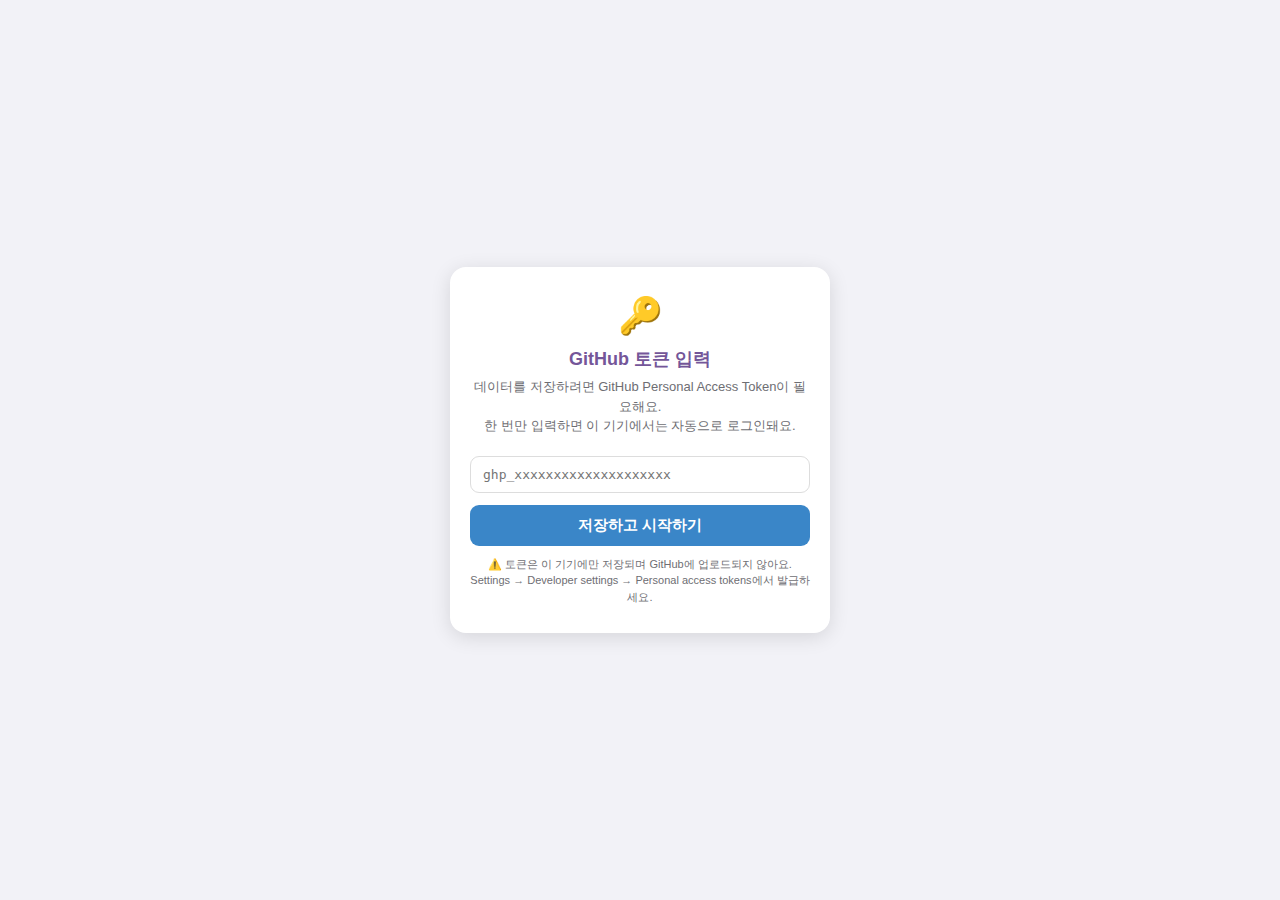
<file: index.html>
<!DOCTYPE html>
<html lang="ko">
<head>
<meta charset="UTF-8">
<meta name="viewport" content="width=device-width, initial-scale=1.0, maximum-scale=1.0, user-scalable=no">
<link rel="icon" type="image/png" href="favicon.png">
<link rel="apple-touch-icon" href="apple-touch-icon.png">
<title>JW Service</title>
<style>
  * { box-sizing: border-box; margin: 0; padding: 0; }

  :root {
    --purple: #745699;
    --purple-dark: #5a3d80;
    --purple-light: #9b7cc0;
    --purple-bg: #745699;
    --purple-card: #745699;
    --gray-bg: #f2f2f7;
    --border: #ddd;
    --text: #1c1c1e;
    --text-sub: #6e6e73;
    --white: #ffffff;
    --red: #e53935;
  }

  body {
    font-family: -apple-system, BlinkMacSystemFont, 'Helvetica Neue', sans-serif;
    background: var(--gray-bg);
    color: var(--text);
    min-height: 100vh;
    overflow-x: hidden;
  }

  /* HEADER */
  .header {
    background: var(--purple-bg);
    padding: 11px 16px 9px;
    text-align: center;
    position: sticky;
    top: 0;
    z-index: 100;
  }
  .header-title {
    display: flex;
    align-items: center;
    justify-content: center;
    gap: 7px;
    color: white;
    font-size: 19px;
    font-weight: 700;
    letter-spacing: -0.3px;
  }
  .header-icon {
    width: 24px;
    height: 24px;
    background: white;
    border-radius: 6px;
    display: flex;
    align-items: center;
    justify-content: center;
    font-size: 12px;
  }
  .header-user {
    color: rgba(255,255,255,0.85);
    font-size: 12px;
    margin-top: 2px;
  }

  /* TABS */
  .tabs {
    display: flex;
    background: white;
    border-bottom: 1px solid var(--border);
  }
  .tab {
    flex: 1;
    padding: 9px 0;
    text-align: center;
    font-size: 14px;
    color: var(--text-sub);
    cursor: pointer;
    border-bottom: 2px solid transparent;
    transition: all 0.2s;
    font-weight: 400;
  }
  .tab.active {
    color: var(--purple);
    border-bottom: 2px solid var(--purple);
    font-weight: 600;
  }

  /* TAB CONTENT */
  .tab-content { display: none; padding: 10px 12px; }
  .tab-content.active { display: block; }

  /* CARDS */
  .card {
    background: white;
    border-radius: 12px;
    padding: 12px;
    margin-bottom: 10px;
    box-shadow: 0 1px 3px rgba(0,0,0,0.08);
  }
  .card-title {
    font-size: 15px;
    font-weight: 700;
    color: var(--purple);
    margin-bottom: 10px;
    display: flex;
    align-items: center;
    gap: 6px;
  }

  /* FORM ELEMENTS */
  label {
    display: block;
    font-size: 13px;
    color: var(--text);
    margin-bottom: 4px;
    margin-top: 8px;
  }
  label:first-child { margin-top: 0; }

  input[type="text"], input[type="date"], select, textarea {
    width: 100%;
    padding: 9px 12px;
    border: 1px solid var(--border);
    border-radius: 9px;
    font-size: 15px;
    color: var(--text);
    background: white;
    -webkit-appearance: none;
    appearance: none;
    outline: none;
    font-family: inherit;
  }
  input[type="date"] {
    text-align: center;
    font-size: 15px;
  }
  select {
    background-image: url("data:image/svg+xml,%3Csvg xmlns='http://www.w3.org/2000/svg' width='12' height='8' viewBox='0 0 12 8'%3E%3Cpath fill='%23666' d='M6 8L0 0h12z'/%3E%3C/svg%3E");
    background-repeat: no-repeat;
    background-position: right 12px center;
    padding-right: 32px;
    cursor: pointer;
  }
  textarea {
    min-height: 70px;
    resize: vertical;
  }

  .row-2 {
    display: grid;
    grid-template-columns: 1fr 1fr;
    gap: 8px;
  }

  /* BUTTONS */
  .btn {
    width: 100%;
    padding: 11px;
    border: none;
    border-radius: 9px;
    font-size: 15px;
    font-weight: 600;
    cursor: pointer;
    margin-top: 10px;
    font-family: inherit;
  }
  .btn-primary { background: #3a86c8; color: white; }
  .btn-primary:active { background: #2a6aa8; }
  .btn-danger { background: var(--red); color: white; }
  .btn-cancel { background: #f2f2f2; color: var(--text); border: 1px solid var(--border); }

  /* STATS CARD (purple) */
  .stats-card {
    background: var(--purple-card);
    border-radius: 12px;
    padding: 14px 12px;
    margin-bottom: 10px;
    color: white;
    text-align: center;
  }
  .stats-card .month-select-row {
    display: flex;
    justify-content: center;
    gap: 10px;
    margin-bottom: 12px;
  }
  .stats-card select {
    background: white;
    color: var(--purple);
    border: 1px solid white;
    border-radius: 8px;
    padding: 6px 12px;
    font-size: 14px;
    font-weight: 600;
    width: auto;
    -webkit-appearance: none;
    appearance: none;
    background-image: none;
    cursor: pointer;
    text-align: center;
  }
  .stats-card select option { background: var(--purple-dark); color: white; }
  .stats-row {
    display: flex;
    justify-content: space-around;
    margin-bottom: 12px;
  }
  .stats-item label { color: rgba(255,255,255,0.8); font-size: 12px; margin: 0 0 2px 0; }
  .stats-item .num { font-size: 44px; font-weight: 700; line-height: 1; }

  /* RADIO LANG */
  .lang-row {
    display: flex;
    justify-content: center;
    gap: 16px;
    margin-bottom: 10px;
  }
  .lang-row label {
    display: flex;
    align-items: center;
    gap: 5px;
    font-size: 13px;
    color: white;
    cursor: pointer;
    margin: 0;
  }
  .lang-row input[type="radio"] {
    width: 16px;
    height: 16px;
    accent-color: #3a86c8;
    cursor: pointer;
  }

  .btn-send {
    background: #ff8c00;
    color: white;
    border: none;
    border-radius: 8px;
    padding: 10px;
    font-size: 15px;
    font-weight: 600;
    width: 100%;
    cursor: pointer;
    font-family: inherit;
  }
  .btn-send:active { background: #eee; }

  /* SERVICE YEAR CARD */
  .year-card {
    background: var(--purple-card);
    border-radius: 12px;
    padding: 18px 16px;
    text-align: center;
    color: white;
  }
  .year-card .year-title { font-size: 16px; font-weight: 700; margin-bottom: 6px; }
  .year-card .year-num { font-size: 52px; font-weight: 800; line-height: 1; margin-bottom: 4px; }
  .year-card .year-sub { font-size: 13px; color: rgba(255,255,255,0.8); }

  /* CALENDAR */
  .cal-header {
    display: flex;
    gap: 10px;
    margin-bottom: 12px;
  }
  .cal-header select {
    flex: 1;
  }
  .cal-grid {
    display: grid;
    grid-template-columns: repeat(7, 1fr);
    gap: 4px;
  }
  .cal-day-label {
    text-align: center;
    font-size: 12px;
    font-weight: 600;
    padding: 4px 0 8px;
    color: var(--text-sub);
  }
  .cal-day-label.sun { color: #e53935; }
  .cal-day-label.sat { color: #1976d2; }

  .cal-day {
    border-radius: 8px;
    aspect-ratio: 1;
    display: flex;
    flex-direction: column;
    align-items: center;
    justify-content: center;
    font-size: 14px;
    font-weight: 500;
    cursor: pointer;
    padding: 2px;
    transition: background 0.15s;
    min-height: 44px;
  }
  .cal-day:active { opacity: 0.7; }
  .cal-day.empty { cursor: default; }
  .cal-day.has-record {
    background: #8d6baa;
    color: white;
    font-weight: 700;
  }
  .cal-day.has-record.today {
    background: var(--purple);
  }
  .cal-day.has-record.today { box-shadow: 0 0 0 2px white, 0 0 0 4px var(--purple); }
  .cal-day.today:not(.has-record) { font-weight: 700; color: var(--purple); }
  .cal-day .day-num { font-size: 13px; line-height: 1; }
  .cal-day .day-info { font-size: 9px; line-height: 1.3; text-align: center; margin-top: 2px; }
  .cal-day.has-record .day-info { color: rgba(255,255,255,0.9); }
  .cal-day .day-study { color: #ffd54f; font-size: 9px; }

  /* REVISIT LIST */
  .revisit-item {
    display: flex;
    align-items: center;
    padding: 13px 0;
    border-bottom: 1px solid #f0f0f0;
    gap: 8px;
  }
  .revisit-item:last-child { border-bottom: none; }
  .revisit-name { flex: 1; font-size: 16px; font-weight: 500; }
  .btn-sm {
    padding: 7px 14px;
    border-radius: 8px;
    font-size: 14px;
    font-weight: 500;
    cursor: pointer;
    border: 1px solid var(--border);
    background: white;
    font-family: inherit;
  }
  .btn-sm.danger { color: var(--red); border-color: #fcc; }
  .btn-sm.primary { color: var(--purple); border-color: #d5b8f0; }

  /* MODAL */
  .modal-backdrop {
    display: none;
    position: fixed;
    inset: 0;
    background: rgba(0,0,0,0.5);
    z-index: 200;
    align-items: center;
    justify-content: center;
    padding: 20px;
  }
  .modal-backdrop.open { display: flex; }
  .modal {
    background: white;
    border-radius: 14px;
    padding: 20px;
    width: 100%;
    max-width: 360px;
    box-shadow: 0 8px 32px rgba(0,0,0,0.25);
  }
  .modal-title {
    font-size: 18px;
    font-weight: 700;
    margin-bottom: 16px;
    display: flex;
    justify-content: space-between;
    align-items: center;
  }
  .modal-close {
    background: none;
    border: none;
    font-size: 20px;
    cursor: pointer;
    color: var(--text-sub);
    line-height: 1;
    padding: 0;
  }
  .modal-btns {
    display: flex;
    gap: 10px;
    margin-top: 16px;
  }
  .modal-btns .btn {
    flex: 1;
    margin-top: 0;
    padding: 12px;
    font-size: 15px;
  }

  /* CHECKBOX */
  .checkbox-row {
    display: flex;
    align-items: center;
    gap: 10px;
    padding: 4px 0;
    cursor: pointer;
    font-size: 15px;
    color: var(--text);
  }
  .checkbox-row input[type="checkbox"] {
    width: 18px;
    height: 18px;
    accent-color: var(--purple);
    cursor: pointer;
  }

  /* MONTHLY SUMMARY */
  .summary-box {
    background: #f8f4ff;
    border-radius: 10px;
    padding: 14px;
    margin-top: 12px;
    text-align: center;
  }
  .summary-box .s-title {
    color: var(--purple);
    font-size: 13px;
    font-weight: 600;
    margin-bottom: 10px;
  }
  .summary-box .s-row {
    display: flex;
    justify-content: space-around;
  }
  .summary-box .s-item label { font-size: 12px; color: var(--text-sub); margin: 0 0 2px; }
  .summary-box .s-item .s-num { font-size: 22px; font-weight: 700; color: var(--purple); }

  .toast {
    position: fixed;
    bottom: 30px;
    left: 50%;
    transform: translateX(-50%) translateY(0);
    background: rgba(0,0,0,0.8);
    color: white;
    padding: 12px 24px;
    border-radius: 24px;
    font-size: 14px;
    font-weight: 500;
    z-index: 999;
    opacity: 0;
    transition: opacity 0.3s;
    white-space: nowrap;
    pointer-events: none;
  }
  .toast.show { opacity: 1; }
  .month-table { width: 100%; border-top: 1px solid rgba(255,255,255,0.2); padding-top: 12px; margin-top: 4px; }
  .month-row { display: flex; align-items: center; padding: 7px 4px; border-bottom: 1px solid rgba(255,255,255,0.1); font-size: 13px; }
  .month-row:last-child { border-bottom: none; }
  .month-label { flex: 1; text-align: left; color: rgba(255,255,255,0.85); }
  .month-val { width: 60px; text-align: center; font-weight: 600; color: white; }
  .month-val.zero { color: rgba(255,255,255,0.35); }
  .col-header { display: flex; padding: 0 4px 8px; font-size: 11px; color: rgba(255,255,255,0.6); }
  .col-header .flex1 { flex: 1; }
  .col-header .w60 { width: 60px; text-align: center; }
  /* TOKEN SETUP SCREEN */
  .token-screen {
    display: none;
    position: fixed;
    inset: 0;
    background: var(--gray-bg);
    z-index: 500;
    align-items: center;
    justify-content: center;
    padding: 24px;
  }
  .token-screen.show { display: flex; }
  .token-box {
    background: white;
    border-radius: 16px;
    padding: 28px 20px;
    width: 100%;
    max-width: 380px;
    box-shadow: 0 4px 20px rgba(0,0,0,0.12);
    text-align: center;
  }
  .token-box .t-icon { font-size: 36px; margin-bottom: 10px; }
  .token-box .t-title {
    font-size: 18px;
    font-weight: 700;
    color: var(--purple);
    margin-bottom: 6px;
  }
  .token-box .t-desc {
    font-size: 13px;
    color: var(--text-sub);
    margin-bottom: 20px;
    line-height: 1.5;
  }
  .token-box input {
    width: 100%;
    padding: 10px 12px;
    border: 1px solid var(--border);
    border-radius: 9px;
    font-size: 13px;
    font-family: monospace;
    margin-bottom: 12px;
    outline: none;
  }
  .token-box input:focus { border-color: var(--purple); }
  .token-box .t-note {
    font-size: 11px;
    color: var(--text-sub);
    margin-top: 10px;
    line-height: 1.5;
  }
  .header { position: relative; }
  .header-reset {
    position: absolute;
    right: 12px;
    top: 50%;
    transform: translateY(-50%);
    background: #ef5350;
    border: none;
    border-radius: 6px;
    color: white;
    font-size: 11px;
    padding: 4px 8px;
    cursor: pointer;
    font-family: inherit;
  }
</style>
</head>
<body>

<!-- TOKEN SETUP SCREEN -->
<div class="token-screen" id="tokenScreen">
  <div class="token-box">
    <div class="t-icon">🔑</div>
    <div class="t-title">GitHub 토큰 입력</div>
    <div class="t-desc">데이터를 저장하려면 GitHub Personal Access Token이 필요해요.<br>한 번만 입력하면 이 기기에서는 자동으로 로그인돼요.</div>
    <input type="password" id="tokenInput" placeholder="ghp_xxxxxxxxxxxxxxxxxxxx">
    <button class="btn btn-primary" style="margin-top:0" onclick="saveToken()">저장하고 시작하기</button>
    <div class="t-note">⚠️ 토큰은 이 기기에만 저장되며 GitHub에 업로드되지 않아요.<br>Settings → Developer settings → Personal access tokens에서 발급하세요.</div>
  </div>
</div>

<!-- HEADER -->
<div class="header">
  <div class="header-title">
    <div class="header-icon"><img src="apple-touch-icon.png" style="width:24px;height:24px;border-radius:6px;display:block;"></div>
    JW Service
  </div>
  <div class="header-user" id="headerUser">로딩 중...</div>
  <button class="header-reset" onclick="resetToken()">로그아웃</button>
</div>

<!-- TABS -->
<div class="tabs">
  <div class="tab active" onclick="switchTab('home')">홈</div>
  <div class="tab" onclick="switchTab('calendar')">캘린더</div>
  <div class="tab" onclick="switchTab('revisit')">재방문 기록</div>
</div>

<!-- ===== HOME TAB ===== -->
<div id="tab-home" class="tab-content active">

  <!-- 오늘의 봉사 기록 -->
  <div class="card">
    <div class="card-title">📝 오늘의 봉사 기록</div>
    <label>날짜</label>
    <input type="date" id="recordDate">

    <label>봉사 시간</label>
    <div class="row-2">
      <select id="recordHour">
        <script>for(let i=0;i<=23;i++) document.write(`<option value="${i}">${i}시간</option>`);</script>
      </select>
      <select id="recordMin">
        <script>for(let i=0;i<12;i++) document.write(`<option value="${i*5}">${i*5}분</option>`);</script>
      </select>
    </div>

    <label>성서 연구</label>
    <select id="recordStudy">
      <option value="">선택하세요</option>
      <script>for(let i=1;i<=20;i++) document.write(`<option value="${i}">${i}건</option>`);</script>
    </select>

    <button class="btn btn-primary" onclick="saveRecord()">봉사 기록 저장</button>
  </div>

  <!-- 월 통계 + 전송 -->
  <div class="stats-card">
    <div class="month-select-row">
      <button onclick="changeStatsMonth(-1)" style="background:rgba(255,255,255,0.2);border:none;color:white;font-size:18px;border-radius:8px;width:32px;height:32px;cursor:pointer;">‹</button>
      <select id="statsYear" onchange="renderStats()"></select>
      <select id="statsMonth" onchange="renderStats()"></select>
      <button onclick="changeStatsMonth(1)" style="background:rgba(255,255,255,0.2);border:none;color:white;font-size:18px;border-radius:8px;width:32px;height:32px;cursor:pointer;">›</button>
    </div>
    <div class="stats-row">
      <div class="stats-item">
        <label>시간</label>
        <div class="num" id="statHours">0</div>
      </div>
      <div class="stats-item">
        <label>성서 연구</label>
        <div class="num" id="statStudy">0</div>
      </div>
    </div>
    <div class="lang-row">
      <label><input type="radio" name="lang" value="id" checked> Indonesia</label>
      <label><input type="radio" name="lang" value="en"> English</label>
      <label><input type="radio" name="lang" value="ko"> 한국어</label>
    </div>
    <button class="btn-send" onclick="sendReport()">전송</button>
  </div>

  <!-- 봉사 연도 -->
  <div class="year-card">
    <div style="display:flex;align-items:center;justify-content:center;gap:16px;">
      <button onclick="changeServiceYear(-1)" style="background:rgba(255,255,255,0.2);border:none;color:white;font-size:18px;border-radius:8px;width:32px;height:32px;cursor:pointer;">‹</button>
      <div class="year-title" id="serviceYearTitle">2026 봉사 연도</div>
      <button onclick="changeServiceYear(1)" style="background:rgba(255,255,255,0.2);border:none;color:white;font-size:18px;border-radius:8px;width:32px;height:32px;cursor:pointer;">›</button>
    </div>
    <div class="year-num" id="serviceYearHours">0</div>
    <div class="year-sub">총 봉사 시간</div>

    <div class="month-table" id="yearMonthTable"></div>
  </div>
</div>

<!-- ===== CALENDAR TAB ===== -->
<div id="tab-calendar" class="tab-content">

  <div class="card">
    <div class="card-title">📅 달력</div>
    <div class="cal-header">
      <select id="calYear" onchange="renderCalendar()"></select>
      <select id="calMonth" onchange="renderCalendar()"></select>
    </div>
    <div class="cal-grid" id="calGrid"></div>
  </div>

  <div class="card">
    <div class="card-title">📊 월별 기록 조회</div>
    <label>년도</label>
    <select id="summaryYear"></select>
    <label>월</label>
    <select id="summaryMonth"></select>
    <button class="btn btn-primary" onclick="showMonthlySummary()">월별 요약 보기</button>
    <div id="summaryResult" style="display:none" class="summary-box">
      <div class="s-title" id="summaryTitle"></div>
      <div class="s-row">
        <div class="s-item">
          <label>총 봉사 시간</label>
          <div class="s-num" id="summaryHours">0</div>
        </div>
        <div class="s-item">
          <label>총 성서 연구</label>
          <div class="s-num" id="summaryStudy">0</div>
        </div>
      </div>
    </div>
  </div>
</div>

<!-- ===== REVISIT TAB ===== -->
<div id="tab-revisit" class="tab-content">

  <div class="card">
    <div class="card-title">+ 재방문 정보 입력</div>
    <label>이름</label>
    <input type="text" id="rvName" placeholder="이름을 입력하세요">
    <label>메모</label>
    <textarea id="rvMemo" placeholder="메모를 입력하세요"></textarea>
    <label class="checkbox-row" style="margin-top:12px">
      <input type="checkbox" id="rvStudy"> 성서 연구
    </label>
    <button class="btn btn-primary" onclick="saveRevisit()">재방문 정보 저장</button>
  </div>

  <div class="card">
    <div class="card-title">📋 재방문 목록</div>
    <div id="revisitList"></div>
  </div>
</div>

<!-- EDIT RECORD MODAL -->
<div class="modal-backdrop" id="editRecordModal">
  <div class="modal">
    <div class="modal-title">
      봉사 기록 수정
      <button class="modal-close" onclick="closeModal('editRecordModal')">×</button>
    </div>
    <label>날짜</label>
    <input type="date" id="editDate" readonly style="background:#f5f5f5;color:#999">
    <label>봉사 시간</label>
    <div class="row-2">
      <select id="editHour">
        <script>for(let i=0;i<=23;i++) document.write(`<option value="${i}">${i}시간</option>`);</script>
      </select>
      <select id="editMin">
        <script>for(let i=0;i<12;i++) document.write(`<option value="${i*5}">${i*5}분</option>`);</script>
      </select>
    </div>
    <label>성서 연구</label>
    <select id="editStudy">
      <option value="">선택하세요</option>
      <script>for(let i=1;i<=20;i++) document.write(`<option value="${i}">${i}건</option>`);</script>
    </select>
    <div class="modal-btns">
      <button class="btn btn-cancel" onclick="closeModal('editRecordModal')">취소</button>
      <button class="btn btn-primary" onclick="updateRecord()">저장</button>
      <button class="btn btn-danger" onclick="deleteRecord()">삭제</button>
    </div>
  </div>
</div>

<!-- EDIT REVISIT MODAL -->
<div class="modal-backdrop" id="editRevisitModal">
  <div class="modal">
    <div class="modal-title">
      재방문 정보 메모
      <button class="modal-close" onclick="closeModal('editRevisitModal')">×</button>
    </div>
    <label>이름</label>
    <input type="text" id="editRvName">
    <label>메모</label>
    <textarea id="editRvMemo"></textarea>
    <label class="checkbox-row" style="margin-top:12px">
      <input type="checkbox" id="editRvStudy"> 성서 연구
    </label>
    <div class="modal-btns">
      <button class="btn btn-cancel" onclick="closeModal('editRevisitModal')">취소</button>
      <button class="btn btn-primary" onclick="updateRevisit()">저장</button>
      <button class="btn btn-danger" onclick="deleteRevisit()">삭제</button>
    </div>
  </div>
</div>
<!-- SCROLL BUTTONS -->
<div style="position:fixed;right:16px;bottom:90px;display:flex;flex-direction:column;gap:8px;z-index:300;">
  <button onclick="window.scrollTo({top:0,behavior:'smooth'})" style="background:rgba(0,0,0,0.4);border:none;color:white;width:40px;height:40px;border-radius:8px;font-size:18px;cursor:pointer;">↑</button>
  <button onclick="window.scrollTo({top:document.body.scrollHeight,behavior:'smooth'})" style="background:rgba(0,0,0,0.4);border:none;color:white;width:40px;height:40px;border-radius:8px;font-size:18px;cursor:pointer;">↓</button>
</div>
<!-- TOAST -->
<div class="toast" id="toast"></div>

<script>
// ============================================================
// CONFIG — 토큰은 코드에 없음. localStorage에서 불러옴
// ============================================================
const CONFIG = {
  owner: 'corin1922',  // ← 본인 GitHub 아이디로 변경
  repo: 'Service-report',
  branch: 'main',
  users: {
    user1: { username: 'Hyeonsoo Kim' },  // ← 실제 이름으로 변경
    user2: { username: 'Kyeongeun Jo' }       // ← 실제 이름으로 변경
  }
};

// ============================================================
// 현재 사용자 결정 (URL 파라미터 ?user=user1 or user2)
// ============================================================
const urlParams = new URLSearchParams(window.location.search);
const currentUser = (['user1','user2'].includes(urlParams.get('user')))
  ? urlParams.get('user')
  : 'user1';

const USERNAME = CONFIG.users[currentUser].username;

// 사용자별 데이터 경로 (GitHub)
const RECORDS_PATH = `data/${currentUser}_records.json`;
const REVISIT_PATH = `data/${currentUser}_revisit.json`;

// 사용자별 localStorage 키
const RECORDS_KEY = `jw_records_${currentUser}`;
const REVISIT_KEY = `jw_revisit_${currentUser}`;
const TOKEN_KEY   = 'jw_github_token';

// 토큰은 localStorage에서 불러옴 (코드에 없음)
function getToken() { return localStorage.getItem(TOKEN_KEY) || ''; }
function saveToken() {
  const val = document.getElementById('tokenInput').value.trim();
  if (!val.startsWith('ghp_') && !val.startsWith('github_pat_')) {
    showToast('⚠️ 올바른 토큰 형식이 아니에요 (ghp_ 로 시작해야 해요)');
    return;
  }
  localStorage.setItem(TOKEN_KEY, val);
  document.getElementById('tokenScreen').classList.remove('show');
  showToast('토큰이 저장되었습니다. 데이터를 불러오는 중...');
  initApp();
}
function resetToken() {
  if (!confirm('로그아웃을 하면 토큰을 다시 입력해야 합니다. 계속할까요?')) return;
  localStorage.removeItem(TOKEN_KEY);
  document.getElementById('tokenInput').value = '';
  document.getElementById('tokenScreen').classList.add('show');
}

// ============================================================
// DATA
// ============================================================
let serviceRecords = {};
let revisitData = [];

function loadLocal() {
  try {
    serviceRecords = JSON.parse(localStorage.getItem(RECORDS_KEY) || '{}');
    revisitData    = JSON.parse(localStorage.getItem(REVISIT_KEY)  || '[]');
  } catch(e) {
    serviceRecords = {};
    revisitData = [];
  }
}
function saveLocal() {
  localStorage.setItem(RECORDS_KEY, JSON.stringify(serviceRecords));
  localStorage.setItem(REVISIT_KEY,  JSON.stringify(revisitData));
}

// ============================================================
// GITHUB API
// ============================================================
async function githubGet(path) {
  const token = getToken();
  if (!token) return null;
  try {
    const r = await fetch(`https://api.github.com/repos/${CONFIG.owner}/${CONFIG.repo}/contents/${path}`, {
      headers: { Authorization: `token ${token}`, Accept: 'application/vnd.github.v3+json' }
    });
    if (!r.ok) return null;
    const d = await r.json();
    return { content: JSON.parse(atob(d.content)), sha: d.sha };
  } catch(e) { return null; }
}
async function githubPut(path, content, sha) {
  const token = getToken();
  if (!token) return;
  const body = { message: `update ${path}`, content: btoa(unescape(encodeURIComponent(JSON.stringify(content, null, 2)))), branch: CONFIG.branch };
  if (sha) body.sha = sha;
  await fetch(`https://api.github.com/repos/${CONFIG.owner}/${CONFIG.repo}/contents/${path}`, {
    method: 'PUT', headers: { Authorization: `token ${token}`, 'Content-Type': 'application/json' },
    body: JSON.stringify(body)
  });
}
let recordsSha = null, revisitSha = null;
async function loadFromGitHub() {
  const rec = await githubGet(RECORDS_PATH);
  if (rec) { serviceRecords = rec.content; recordsSha = rec.sha; }
  const rv  = await githubGet(REVISIT_PATH);
  if (rv)  { revisitData   = rv.content;  revisitSha  = rv.sha; }
}
async function saveToGitHub() {
  const recResult = await githubGet(RECORDS_PATH);
  recordsSha = recResult ? recResult.sha : null;
  await githubPut(RECORDS_PATH, serviceRecords, recordsSha);
  const rvResult = await githubGet(REVISIT_PATH);
  revisitSha = rvResult ? rvResult.sha : null;
  await githubPut(REVISIT_PATH, revisitData, revisitSha);
}

// ============================================================
// UTILS
// ============================================================
function today() {
  const d = new Date();
  return `${d.getFullYear()}-${String(d.getMonth()+1).padStart(2,'0')}-${String(d.getDate()).padStart(2,'0')}`;
}
function showToast(msg) {
  const t = document.getElementById('toast');
  t.textContent = msg;
  t.classList.add('show');
  setTimeout(() => t.classList.remove('show'), 2500);
}
function openModal(id) { document.getElementById(id).classList.add('open'); }
function closeModal(id) { document.getElementById(id).classList.remove('open'); }

function getServiceYear(date) {
  const d = date || new Date();
  const m = d.getMonth() + 1; // 1-based
  const y = d.getFullYear();
  return m >= 9 ? y + 1 : y;
}

function monthName(m, lang) {
  const ko = ['1월','2월','3월','4월','5월','6월','7월','8월','9월','10월','11월','12월'];
  const en = ['January','February','March','April','May','June','July','August','September','October','November','December'];
  const id = ['Januari','Februari','Maret','April','Mei','Juni','Juli','Agustus','September','Oktober','November','Desember'];
  if (lang === 'en') return en[m-1];
  if (lang === 'id') return id[m-1];
  return ko[m-1];
}

// ============================================================
// INIT
// ============================================================
async function init() {
  document.getElementById('headerUser').textContent = USERNAME + '님';

  // 토큰 없으면 입력 화면 표시
  if (!getToken()) {
    document.getElementById('tokenScreen').classList.add('show');
    return;
  }
  await initApp();
}

async function initApp() {
  document.getElementById('headerUser').textContent = USERNAME + '님';
  loadLocal();
  initSelects();
  setDefaultDate();

  // GitHub에서 데이터 불러오기
  await loadFromGitHub();
  saveLocal();

  renderStats();
  renderServiceYear();
  renderCalendar();
  renderRevisitList();
}
 
function changeStatsMonth(dir) {
  const ySel = document.getElementById('statsYear');
  const mSel = document.getElementById('statsMonth');
  let y = parseInt(ySel.value);
  let m = parseInt(mSel.value) + dir;
  if (m < 1) { m = 12; y--; }
  if (m > 12) { m = 1; y++; }
  ySel.value = y;
  mSel.value = m;
  renderStats();
}
let currentServiceYear = getServiceYear(new Date());

function changeServiceYear(dir) {
  currentServiceYear += dir;
  renderServiceYear();
}
function initSelects() {
  const now = new Date();
  const cy = now.getFullYear();
  const cm = now.getMonth() + 1;

  // statsYear, calYear, summaryYear
  ['statsYear','calYear','summaryYear'].forEach(id => {
    const sel = document.getElementById(id);
    sel.innerHTML = '';
    for (let y = cy - 3; y <= cy + 1; y++) {
      sel.innerHTML += `<option value="${y}" ${y===cy?'selected':''}>${y}년</option>`;
    }
  });

  // statsMonth, calMonth, summaryMonth
  ['statsMonth','calMonth','summaryMonth'].forEach(id => {
    const sel = document.getElementById(id);
    sel.innerHTML = '';
    for (let m = 1; m <= 12; m++) {
      sel.innerHTML += `<option value="${m}" ${m===cm?'selected':''}>${m}월</option>`;
    }
  });
}

function setDefaultDate() {
  document.getElementById('recordDate').value = today();
}

// ============================================================
// TAB SWITCH
// ============================================================
function switchTab(name) {
  document.querySelectorAll('.tab').forEach((t,i) => {
    t.classList.toggle('active', ['home','calendar','revisit'][i] === name);
  });
  document.querySelectorAll('.tab-content').forEach(c => c.classList.remove('active'));
  document.getElementById('tab-' + name).classList.add('active');
}

// ============================================================
// HOME — SAVE RECORD
// ============================================================
async function saveRecord() {
  const date  = document.getElementById('recordDate').value;
  const hours = parseInt(document.getElementById('recordHour').value);
  const mins  = parseInt(document.getElementById('recordMin').value);
  const study = document.getElementById('recordStudy').value;

  if (!date) { showToast('날짜를 선택해주세요'); return; }
  if (hours === 0 && mins === 0) { showToast('봉사 시간을 입력해주세요'); return; }

  serviceRecords[date] = { hours, minutes: mins, study: study ? parseInt(study) : 0 };
  saveLocal();
  await saveToGitHub();

  // reset
  document.getElementById('recordHour').value  = '0';
  document.getElementById('recordMin').value   = '0';
  document.getElementById('recordStudy').value = '';
  document.getElementById('recordDate').value  = today();

  renderStats();
  renderServiceYear();
  renderCalendar();
  showToast('봉사 기록이 저장되었습니다');
}

// ============================================================
// HOME — STATS
// ============================================================
function renderStats() {
  const y = parseInt(document.getElementById('statsYear').value);
  const m = parseInt(document.getElementById('statsMonth').value);
  const { totalHours, totalRemMins, totalStudy } = getMonthTotals(y, m);
  const display = totalRemMins > 0 ? `${totalHours}h ${totalRemMins}m` : `${totalHours}`;
  document.getElementById('statHours').textContent = display;
  document.getElementById('statStudy').textContent = totalStudy;
}

function getMonthTotals(y, m) {
  let totalMins = 0, totalStudy = 0;
  Object.entries(serviceRecords).forEach(([date, rec]) => {
    const d = new Date(date);
    if (d.getFullYear() === y && d.getMonth() + 1 === m) {
      totalMins  += (rec.hours || 0) * 60 + (rec.minutes || 0);
      totalStudy += rec.study || 0;
    }
  });
  return { totalHours: Math.floor(totalMins / 60), totalRemMins: totalMins % 60, totalMins, totalStudy };
}

// ============================================================
// HOME — SEND REPORT
// ============================================================
function sendReport() {
  const y = parseInt(document.getElementById('statsYear').value);
  const m = parseInt(document.getElementById('statsMonth').value);
  const lang = document.querySelector('input[name="lang"]:checked').value;
  const { totalHours, totalStudy } = getMonthTotals(y, m);

  let text = '';
  if (lang === 'ko') {
    text = `${y}년 ${m}월 야외 봉사 보고\n\n${USERNAME}\n성서 연구: ${totalStudy}\n시간: ${totalHours}\n비고: -`;
  } else if (lang === 'en') {
    text = `FIELD SERVICE REPORT ${monthName(m,'en')} ${y}\n\n${USERNAME}\nBible studies: ${totalStudy}\nHours: ${totalHours}\nComments: -`;
  } else {
    text = `LAPORAN DINAS LAPANGAN ${monthName(m,'id')} ${y}\n\n${USERNAME}\nPelajaran Alkitab: ${totalStudy}\nJam: ${totalHours}\nKeterangan: -`;
  }

  navigator.clipboard.writeText(text).then(() => {
    showToast('클립보드에 복사되었습니다');
  }).catch(() => {
    showToast('복사 실패 — 브라우저 권한을 확인하세요');
  });
}

// ============================================================
// HOME — SERVICE YEAR
// ============================================================
function renderServiceYear() {
  const sy = currentServiceYear;
  const startYear = sy - 1;
  const start = new Date(startYear, 8, 1);
  const end = new Date(sy, 7, 31);

  let totalMins = 0;
  Object.entries(serviceRecords).forEach(([date, rec]) => {
    const d = new Date(date);
    if (d >= start && d <= end) {
      totalMins += (rec.hours || 0) * 60 + (rec.minutes || 0);
    }
  });

  document.getElementById('serviceYearTitle').textContent = `${sy} 봉사 연도`;
  document.getElementById('serviceYearHours').textContent = Math.floor(totalMins / 60);

  // 월별 테이블
  const months = [];
  for (let i = 0; i < 12; i++) {
    const y = i < 4 ? startYear : sy;
    const m = i < 4 ? 9 + i : i - 3;
    months.push({ y, m });
  }

  let html = `<div class="col-header"><div class="flex1"></div><div class="w60">시간</div><div class="w60">성서연구</div></div>`;
  months.forEach(({ y, m }) => {
    const { totalHours, totalRemMins, totalStudy } = getMonthTotals(y, m);
    const timeStr = totalRemMins > 0 ? `${totalHours}h ${totalRemMins}m` : `${totalHours}`;
    const zeroH = totalHours === 0 && totalRemMins === 0 ? 'zero' : '';
    const zeroS = totalStudy === 0 ? 'zero' : '';
    html += `<div class="month-row">
      <div class="month-label">${y}년 ${m}월</div>
      <div class="month-val ${zeroH}">${timeStr}</div>
      <div class="month-val ${zeroS}">${totalStudy}</div>
    </div>`;
  });

  document.getElementById('yearMonthTable').innerHTML = html;
}

// ============================================================
// CALENDAR
// ============================================================
function renderCalendar() {
  const y = parseInt(document.getElementById('calYear').value);
  const m = parseInt(document.getElementById('calMonth').value);
  const grid = document.getElementById('calGrid');

  const todayStr = today();
  const firstDay = new Date(y, m - 1, 1).getDay(); // 0=Sun
  const daysInMonth = new Date(y, m, 0).getDate();

  let html = '';
  // Day labels
  ['일','월','화','수','목','금','토'].forEach((d,i) => {
    const cls = i===0?'sun':i===6?'sat':'';
    html += `<div class="cal-day-label ${cls}">${d}</div>`;
  });

  // Empty cells
  for (let i = 0; i < firstDay; i++) {
    html += `<div class="cal-day empty"></div>`;
  }

  for (let d = 1; d <= daysInMonth; d++) {
    const dateStr = `${y}-${String(m).padStart(2,'0')}-${String(d).padStart(2,'0')}`;
    const rec = serviceRecords[dateStr];
    const isToday = dateStr === todayStr;
    const hasRec = !!rec;

    let infoHtml = '';
    if (rec) {
      const hStr = `${rec.hours}h ${rec.minutes}m`;
      infoHtml = `<div class="day-info">${hStr}`;
      if (rec.study > 0) infoHtml += `<br><span class="day-study">${rec.study}s</span>`;
      infoHtml += `</div>`;
    }

    html += `<div class="cal-day ${hasRec?'has-record':''} ${isToday?'today':''}" 
              onclick="openEditRecord('${dateStr}')">
              <div class="day-num">${d}</div>
              ${infoHtml}
             </div>`;
  }

  grid.innerHTML = html;
}

// ============================================================
// CALENDAR — EDIT RECORD MODAL
// ============================================================
let editingDate = null;

function openEditRecord(dateStr) {
  editingDate = dateStr;
  const rec = serviceRecords[dateStr] || { hours: 0, minutes: 0, study: 0 };

  document.getElementById('editDate').value  = dateStr;
  document.getElementById('editHour').value  = rec.hours || 0;
  document.getElementById('editMin').value   = rec.minutes || 0;
  document.getElementById('editStudy').value = rec.study   || '';

  openModal('editRecordModal');
}

async function updateRecord() {
  const hours = parseInt(document.getElementById('editHour').value);
  const mins  = parseInt(document.getElementById('editMin').value);
  const study = document.getElementById('editStudy').value;

  serviceRecords[editingDate] = { hours, minutes: mins, study: study ? parseInt(study) : 0 };
  saveLocal();
  await saveToGitHub();

  closeModal('editRecordModal');
  renderCalendar();
  renderStats();
  renderServiceYear();
  showToast('수정되었습니다');
}

async function deleteRecord() {
  if (!confirm('이 기록을 삭제하시겠습니까?')) return;
  delete serviceRecords[editingDate];
  saveLocal();
  await saveToGitHub();

  closeModal('editRecordModal');
  renderCalendar();
  renderStats();
  renderServiceYear();
  showToast('삭제되었습니다');
}

// ============================================================
// CALENDAR — MONTHLY SUMMARY
// ============================================================
function showMonthlySummary() {
  const y = parseInt(document.getElementById('summaryYear').value);
  const m = parseInt(document.getElementById('summaryMonth').value);
  const { totalHours, totalRemMins, totalStudy } = getMonthTotals(y, m);
  const display = totalRemMins > 0 ? `${totalHours}h ${totalRemMins}m` : `${totalHours}`;

  document.getElementById('summaryTitle').textContent = `${y}년 ${m}월 통계`;
  document.getElementById('summaryHours').textContent = display;
  document.getElementById('summaryStudy').textContent = totalStudy;
  document.getElementById('summaryResult').style.display = 'block';
}

// ============================================================
// REVISIT
// ============================================================
function renderRevisitList() {
  const list = document.getElementById('revisitList');
  if (!revisitData.length) {
    list.innerHTML = '<div style="color:#999;font-size:14px;text-align:center;padding:20px 0">재방문 기록이 없습니다</div>';
    return;
  }

  // Sort: alphabet (English/Korean mixed)
  const sorted = [...revisitData].sort((a, b) => a.name.localeCompare(b.name, ['ko','en']));

  list.innerHTML = sorted.map(rv => {
    const icon = rv.study ? '📖 ' : '';
    return `<div class="revisit-item">
      <div class="revisit-name">${icon}${rv.name}</div>
      <button class="btn-sm primary" onclick="openEditRevisit('${rv.id}')">메모</button>
      <button class="btn-sm danger" onclick="confirmDeleteRevisit('${rv.id}')">삭제</button>
    </div>`;
  }).join('');
}

async function saveRevisit() {
  const name  = document.getElementById('rvName').value.trim();
  const memo  = document.getElementById('rvMemo').value.trim();
  const study = document.getElementById('rvStudy').checked;

  if (!name) { showToast('이름을 입력해주세요'); return; }

  revisitData.push({ id: Date.now().toString(), name, memo, study });
  saveLocal();
  await saveToGitHub();

  document.getElementById('rvName').value  = '';
  document.getElementById('rvMemo').value  = '';
  document.getElementById('rvStudy').checked = false;

  renderRevisitList();
  showToast('재방문 정보가 저장되었습니다');
}

let editingRevisitId = null;

function openEditRevisit(id) {
  const rv = revisitData.find(r => r.id === id);
  if (!rv) return;
  editingRevisitId = id;
  document.getElementById('editRvName').value     = rv.name;
  document.getElementById('editRvMemo').value     = rv.memo || '';
  document.getElementById('editRvStudy').checked  = rv.study || false;
  openModal('editRevisitModal');
}

async function updateRevisit() {
  const idx = revisitData.findIndex(r => r.id === editingRevisitId);
  if (idx === -1) return;

  revisitData[idx] = {
    ...revisitData[idx],
    name:  document.getElementById('editRvName').value.trim(),
    memo:  document.getElementById('editRvMemo').value.trim(),
    study: document.getElementById('editRvStudy').checked
  };
  saveLocal();
  await saveToGitHub();

  closeModal('editRevisitModal');
  renderRevisitList();
  showToast('수정되었습니다');
}

async function deleteRevisit() {
  if (!confirm('이 재방문 정보를 삭제하시겠습니까?')) return;
  revisitData = revisitData.filter(r => r.id !== editingRevisitId);
  saveLocal();
  await saveToGitHub();

  closeModal('editRevisitModal');
  renderRevisitList();
  showToast('삭제되었습니다');
}

async function confirmDeleteRevisit(id) {
  if (!confirm('이 재방문 정보를 삭제하시겠습니까?')) return;
  revisitData = revisitData.filter(r => r.id !== id);
  saveLocal();
  await saveToGitHub();
  renderRevisitList();
  showToast('삭제되었습니다');
}

// Close modals on backdrop click
document.querySelectorAll('.modal-backdrop').forEach(bd => {
  bd.addEventListener('click', e => { if (e.target === bd) bd.classList.remove('open'); });
});

// ============================================================
// START
// ============================================================
init();
</script>
</body>
</html>
</file>
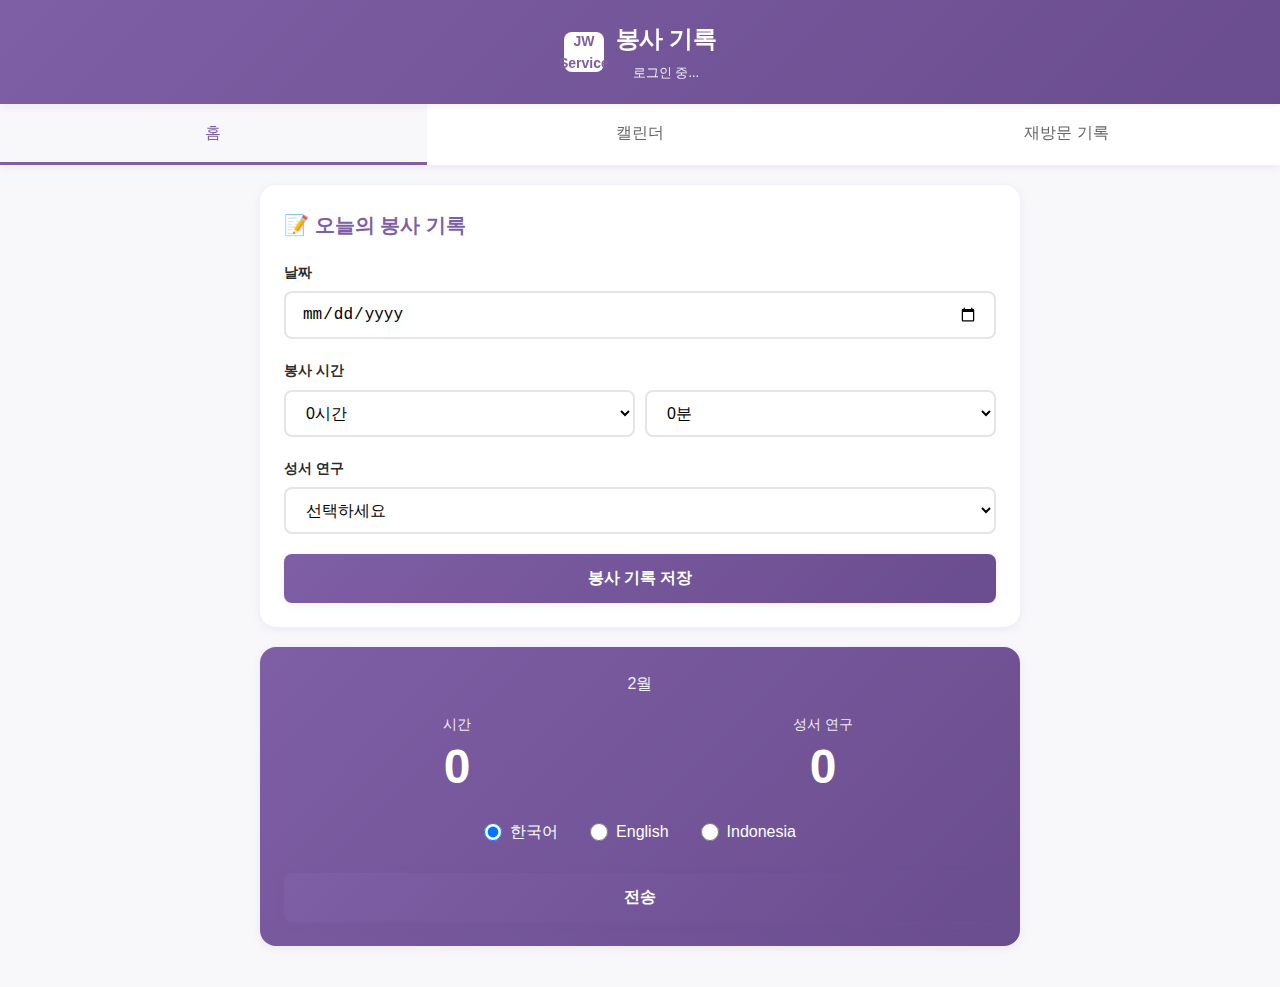
<file: 2index.html>
<!DOCTYPE html>
<html lang="ko">
<head>
  <meta charset="UTF-8">
  <meta name="viewport" content="width=device-width, initial-scale=1.0, maximum-scale=1.0, user-scalable=no">
  <title>봉사 기록</title>
  <link rel="icon" href="https://corin1922.github.io/Service-report/favicon.ico">
  
  <style>
    * {
      margin: 0;
      padding: 0;
      box-sizing: border-box;
    }
    
    :root {
      --primary-color: #7E5EA5;
      --primary-dark: #6A4D8E;
      --primary-light: #9B84BD;
      --bg-color: #F8F7FA;
      --card-bg: #FFFFFF;
      --text-primary: #2C2C2C;
      --text-secondary: #666666;
      --border-color: #E5E5E5;
      --success-color: #4CAF50;
      --danger-color: #F44336;
      --shadow: 0 2px 8px rgba(126, 94, 165, 0.1);
      --shadow-hover: 0 4px 16px rgba(126, 94, 165, 0.2);
    }
    
    body {
      font-family: -apple-system, BlinkMacSystemFont, 'Segoe UI', 'Roboto', 'Helvetica Neue', Arial, sans-serif;
      background: var(--bg-color);
      color: var(--text-primary);
      line-height: 1.6;
      overflow-x: hidden;
    }
    
    /* ===== 헤더 ===== */
    .header {
      background: linear-gradient(135deg, var(--primary-color) 0%, var(--primary-dark) 100%);
      color: white;
      padding: 20px;
      text-align: center;
      box-shadow: var(--shadow);
      position: sticky;
      top: 0;
      z-index: 100;
    }
    
    .header-content {
      display: flex;
      align-items: center;
      justify-content: center;
      gap: 12px;
    }
    
    .logo {
      width: 40px;
      height: 40px;
      background: white;
      border-radius: 8px;
      display: flex;
      align-items: center;
      justify-content: center;
      font-weight: bold;
      color: var(--primary-color);
      font-size: 14px;
    }
    
    .header h1 {
      font-size: 24px;
      font-weight: 700;
      letter-spacing: -0.5px;
    }
    
    .user-email {
      font-size: 13px;
      opacity: 0.9;
      margin-top: 5px;
    }
    
    /* ===== 내비게이션 ===== */
    .nav {
      display: flex;
      background: white;
      box-shadow: var(--shadow);
      position: sticky;
      top: 90px;
      z-index: 99;
    }
    
    .nav-item {
      flex: 1;
      padding: 16px;
      text-align: center;
      cursor: pointer;
      color: var(--text-secondary);
      font-weight: 500;
      border-bottom: 3px solid transparent;
      transition: all 0.3s ease;
    }
    
    .nav-item:hover {
      background: var(--bg-color);
      color: var(--primary-color);
    }
    
    .nav-item.active {
      color: var(--primary-color);
      border-bottom-color: var(--primary-color);
      background: var(--bg-color);
    }
    
    /* ===== 메인 컨테이너 ===== */
    .container {
      max-width: 800px;
      margin: 0 auto;
      padding: 20px;
    }
    
    .page {
      display: none;
    }
    
    .page.active {
      display: block;
      animation: fadeIn 0.3s ease;
    }
    
    @keyframes fadeIn {
      from { opacity: 0; transform: translateY(10px); }
      to { opacity: 1; transform: translateY(0); }
    }
    
    /* ===== 카드 ===== */
    .card {
      background: var(--card-bg);
      border-radius: 16px;
      padding: 24px;
      margin-bottom: 20px;
      box-shadow: var(--shadow);
      transition: all 0.3s ease;
    }
    
    .card:hover {
      box-shadow: var(--shadow-hover);
    }
    
    .card-title {
      font-size: 20px;
      font-weight: 700;
      color: var(--primary-color);
      margin-bottom: 20px;
      display: flex;
      align-items: center;
      gap: 8px;
    }
    
    /* ===== 폼 요소 ===== */
    .form-group {
      margin-bottom: 20px;
    }
    
    .form-label {
      display: block;
      font-weight: 600;
      margin-bottom: 8px;
      color: var(--text-primary);
      font-size: 14px;
    }
    
    .form-input,
    .form-select,
    .form-textarea {
      width: 100%;
      padding: 12px 16px;
      border: 2px solid var(--border-color);
      border-radius: 8px;
      font-size: 16px;
      transition: all 0.3s ease;
      background: white;
    }
    
    .form-input:focus,
    .form-select:focus,
    .form-textarea:focus {
      outline: none;
      border-color: var(--primary-color);
      box-shadow: 0 0 0 3px rgba(126, 94, 165, 0.1);
    }
    
    .form-textarea {
      min-height: 100px;
      resize: vertical;
      font-family: inherit;
    }
    
    .form-checkbox {
      display: flex;
      align-items: center;
      gap: 8px;
      cursor: pointer;
      padding: 12px;
      border-radius: 8px;
      transition: background 0.3s ease;
    }
    
    .form-checkbox:hover {
      background: var(--bg-color);
    }
    
    .form-checkbox input[type="checkbox"] {
      width: 20px;
      height: 20px;
      cursor: pointer;
    }
    
    /* ===== 버튼 ===== */
    .btn {
      padding: 14px 24px;
      border: none;
      border-radius: 8px;
      font-size: 16px;
      font-weight: 600;
      cursor: pointer;
      transition: all 0.3s ease;
      width: 100%;
      box-shadow: var(--shadow);
    }
    
    .btn-primary {
      background: linear-gradient(135deg, var(--primary-color) 0%, var(--primary-dark) 100%);
      color: white;
    }
    
    .btn-primary:hover {
      transform: translateY(-2px);
      box-shadow: var(--shadow-hover);
    }
    
    .btn-primary:active {
      transform: translateY(0);
    }
    
    .btn-secondary {
      background: var(--text-secondary);
      color: white;
    }
    
    .btn-danger {
      background: var(--danger-color);
      color: white;
    }
    
    .btn-small {
      padding: 8px 16px;
      font-size: 14px;
      width: auto;
    }
    
    /* ===== 요약 카드 ===== */
    .summary-card {
      background: linear-gradient(135deg, var(--primary-color) 0%, var(--primary-dark) 100%);
      color: white;
      border-radius: 16px;
      padding: 24px;
      margin-bottom: 20px;
      box-shadow: var(--shadow);
    }
    
    .summary-header {
      font-size: 16px;
      opacity: 0.9;
      margin-bottom: 16px;
      text-align: center;
    }
    
    .summary-stats {
      display: grid;
      grid-template-columns: 1fr 1fr;
      gap: 20px;
      margin-bottom: 20px;
    }
    
    .stat-item {
      text-align: center;
    }
    
    .stat-label {
      font-size: 14px;
      opacity: 0.9;
      margin-bottom: 8px;
    }
    
    .stat-value {
      font-size: 48px;
      font-weight: 700;
      line-height: 1;
    }
    
    /* ===== 언어 선택 ===== */
    .language-selector {
      display: flex;
      justify-content: center;
      gap: 16px;
      margin-top: 20px;
      flex-wrap: wrap;
    }
    
    .language-option {
      display: flex;
      align-items: center;
      gap: 8px;
      cursor: pointer;
      padding: 8px;
    }
    
    .language-option input[type="radio"] {
      width: 18px;
      height: 18px;
      cursor: pointer;
    }
    
    /* ===== 캘린더 ===== */
    .calendar {
      background: white;
      border-radius: 16px;
      padding: 20px;
      box-shadow: var(--shadow);
    }
    
    .calendar-header {
      display: flex;
      justify-content: space-between;
      align-items: center;
      margin-bottom: 20px;
      gap: 10px;
    }
    
    .calendar-grid {
      display: grid;
      grid-template-columns: repeat(7, 1fr);
      gap: 8px;
    }
    
    .calendar-day-header {
      text-align: center;
      font-weight: 600;
      color: var(--text-secondary);
      padding: 8px;
      font-size: 14px;
    }
    
    .calendar-day {
      aspect-ratio: 1;
      padding: 8px;
      text-align: center;
      border-radius: 8px;
      cursor: pointer;
      transition: all 0.3s ease;
      display: flex;
      flex-direction: column;
      justify-content: center;
      align-items: center;
      background: var(--bg-color);
    }
    
    .calendar-day:hover {
      background: var(--primary-light);
      color: white;
    }
    
    .calendar-day.has-record {
      background: var(--primary-color);
      color: white;
      font-weight: 600;
    }
    
    .calendar-day-number {
      font-size: 16px;
      margin-bottom: 4px;
    }
    
    .calendar-day-hours {
      font-size: 10px;
      opacity: 0.8;
    }
    
    /* ===== 재방문 목록 ===== */
    .visit-list {
      display: flex;
      flex-direction: column;
      gap: 12px;
    }
    
    .visit-item {
      background: var(--bg-color);
      border-left: 4px solid var(--primary-color);
      padding: 16px;
      border-radius: 8px;
      transition: all 0.3s ease;
    }
    
    .visit-item:hover {
      box-shadow: var(--shadow);
      transform: translateX(4px);
    }
    
    .visit-header {
      display: flex;
      justify-content: space-between;
      align-items: center;
      margin-bottom: 8px;
    }
    
    .visit-name {
      font-weight: 700;
      color: var(--primary-color);
      font-size: 18px;
    }
    
    .visit-actions {
      display: flex;
      gap: 8px;
    }
    
    .visit-memo {
      color: var(--text-secondary);
      font-size: 14px;
      margin-bottom: 8px;
    }
    
    .visit-badge {
      display: inline-block;
      background: var(--success-color);
      color: white;
      padding: 4px 12px;
      border-radius: 12px;
      font-size: 12px;
      font-weight: 600;
    }
    
    /* ===== 알림 메시지 ===== */
    .alert {
      padding: 12px 16px;
      border-radius: 8px;
      margin-bottom: 20px;
      font-weight: 500;
      animation: slideDown 0.3s ease;
    }
    
    @keyframes slideDown {
      from { opacity: 0; transform: translateY(-10px); }
      to { opacity: 1; transform: translateY(0); }
    }
    
    .alert-success {
      background: #E8F5E9;
      color: #2E7D32;
      border-left: 4px solid var(--success-color);
    }
    
    .alert-error {
      background: #FFEBEE;
      color: #C62828;
      border-left: 4px solid var(--danger-color);
    }
    
    /* ===== 모달 ===== */
    .modal {
      display: none;
      position: fixed;
      top: 0;
      left: 0;
      width: 100%;
      height: 100%;
      background: rgba(0, 0, 0, 0.5);
      z-index: 1000;
      align-items: center;
      justify-content: center;
      padding: 20px;
    }
    
    .modal.active {
      display: flex;
      animation: fadeIn 0.3s ease;
    }
    
    .modal-content {
      background: white;
      border-radius: 16px;
      padding: 24px;
      max-width: 500px;
      width: 100%;
      max-height: 80vh;
      overflow-y: auto;
      box-shadow: 0 10px 40px rgba(0, 0, 0, 0.3);
    }
    
    .modal-header {
      font-size: 20px;
      font-weight: 700;
      color: var(--primary-color);
      margin-bottom: 20px;
    }
    
    .modal-actions {
      display: flex;
      gap: 12px;
      margin-top: 20px;
    }
    
    /* ===== 로딩 ===== */
    .loading {
      display: none;
      text-align: center;
      padding: 40px;
      color: var(--text-secondary);
    }
    
    .loading.active {
      display: block;
    }
    
    .spinner {
      border: 3px solid var(--border-color);
      border-top: 3px solid var(--primary-color);
      border-radius: 50%;
      width: 40px;
      height: 40px;
      animation: spin 1s linear infinite;
      margin: 0 auto 16px;
    }
    
    @keyframes spin {
      0% { transform: rotate(0deg); }
      100% { transform: rotate(360deg); }
    }
    
    /* ===== 반응형 ===== */
    @media (max-width: 768px) {
      .container {
        padding: 16px;
      }
      
      .card {
        padding: 20px;
      }
      
      .header h1 {
        font-size: 20px;
      }
      
      .stat-value {
        font-size: 36px;
      }
      
      .calendar-day-number {
        font-size: 14px;
      }
      
      .calendar-day-hours {
        font-size: 9px;
      }
    }
    
    /* ===== 유틸리티 ===== */
    .text-center {
      text-align: center;
    }
    
    .mt-20 {
      margin-top: 20px;
    }
    
    .mb-20 {
      margin-bottom: 20px;
    }
    
    .hidden {
      display: none !important;
    }
    
    .flex {
      display: flex;
    }
    
    .gap-10 {
      gap: 10px;
    }
  </style>
</head>
<body>
  <!-- 헤더 -->
  <div class="header">
    <div class="header-content">
      <div class="logo">JW<br>Service</div>
      <div>
        <h1>봉사 기록</h1>
        <div class="user-email" id="userEmail">로그인 중...</div>
      </div>
    </div>
  </div>
  
  <!-- 내비게이션 -->
  <div class="nav">
    <div class="nav-item active" onclick="showPage('home')">홈</div>
    <div class="nav-item" onclick="showPage('calendar')">캘린더</div>
    <div class="nav-item" onclick="showPage('visits')">재방문 기록</div>
  </div>
  
  <!-- 메인 컨테이너 -->
  <div class="container">
    <!-- ===== 홈 페이지 ===== -->
    <div id="homePage" class="page active">
      <div class="card">
        <h2 class="card-title">📝 오늘의 봉사 기록</h2>
        
        <div class="form-group">
          <label class="form-label">날짜</label>
          <input type="date" id="recordDate" class="form-input">
        </div>
        
        <div class="form-group">
          <label class="form-label">봉사 시간</label>
          <div class="flex gap-10">
            <select id="hours" class="form-select" style="flex: 1;">
              <option value="0">0시간</option>
            </select>
            <select id="minutes" class="form-select" style="flex: 1;">
              <option value="0">0분</option>
            </select>
          </div>
        </div>
        
        <div class="form-group">
          <label class="form-label">성서 연구</label>
          <select id="studies" class="form-select">
            <option value="0">선택하세요</option>
          </select>
        </div>
        
        <button class="btn btn-primary" onclick="saveDailyRecord()">봉사 기록 저장</button>
      </div>
      
      <div id="monthlySummary" class="summary-card">
        <div class="summary-header" id="summaryMonth">2월</div>
        <div class="summary-stats">
          <div class="stat-item">
            <div class="stat-label">시간</div>
            <div class="stat-value" id="summaryHours">0</div>
          </div>
          <div class="stat-item">
            <div class="stat-label">성서 연구</div>
            <div class="stat-value" id="summaryStudies">0</div>
          </div>
        </div>
        
        <div class="language-selector">
          <label class="language-option">
            <input type="radio" name="language" value="한국어" checked>
            <span>한국어</span>
          </label>
          <label class="language-option">
            <input type="radio" name="language" value="English">
            <span>English</span>
          </label>
          <label class="language-option">
            <input type="radio" name="language" value="Indonesia">
            <span>Indonesia</span>
          </label>
        </div>
        
        <button class="btn btn-primary mt-20" onclick="sendReport()">전송</button>
      </div>
    </div>
    
    <!-- ===== 캘린더 페이지 ===== -->
    <div id="calendarPage" class="page">
      <div class="summary-card">
        <div class="summary-header" id="serviceYearLabel">2024-2025 봉사 연도</div>
        <div class="summary-stats">
          <div class="stat-item">
            <div class="stat-label">시간</div>
            <div class="stat-value" id="yearHours">0</div>
          </div>
          <div class="stat-item">
            <div class="stat-label">성서 연구</div>
            <div class="stat-value" id="yearStudies">0</div>
          </div>
        </div>
      </div>
      
      <div class="card">
        <h2 class="card-title">📅 달력</h2>
        
        <div class="calendar-header">
          <select id="calendarYear" class="form-select" style="width: auto;">
          </select>
          <select id="calendarMonth" class="form-select" style="width: auto;">
          </select>
        </div>
        
        <div id="calendarGrid" class="calendar-grid">
          <!-- 캘린더 동적 생성 -->
        </div>
      </div>
      
      <div class="card">
        <h2 class="card-title">📊 월별 기록 조회</h2>
        
        <div class="form-group">
          <label class="form-label">년도</label>
          <select id="recordYear" class="form-select">
          </select>
        </div>
        
        <div class="form-group">
          <label class="form-label">월</label>
          <select id="recordMonth" class="form-select">
          </select>
        </div>
        
        <button class="btn btn-primary" onclick="viewMonthlyRecords()">월별 요약 보기</button>
        
        <div id="recordsList" class="mt-20"></div>
      </div>
    </div>
    
    <!-- ===== 재방문 기록 페이지 ===== -->
    <div id="visitsPage" class="page">
      <div class="card">
        <h2 class="card-title">➕ 재방문 정보 입력</h2>
        
        <div class="form-group">
          <label class="form-label">이름</label>
          <input type="text" id="visitName" class="form-input" placeholder="이름을 입력하세요">
        </div>
        
        <div class="form-group">
          <label class="form-label">메모</label>
          <textarea id="visitMemo" class="form-textarea" placeholder="메모를 입력하세요"></textarea>
        </div>
        
        <div class="form-group">
          <label class="form-checkbox">
            <input type="checkbox" id="visitBibleStudy">
            <span>성서 연구</span>
          </label>
        </div>
        
        <button class="btn btn-primary" onclick="saveReturnVisit()">재방문 정보 저장</button>
      </div>
      
      <div class="card">
        <h2 class="card-title">📋 재방문 목록</h2>
        <div id="visitsList" class="visit-list">
          <!-- 재방문 목록 동적 생성 -->
        </div>
      </div>
    </div>
  </div>
  
  <!-- 기록 수정 모달 -->
  <div id="editModal" class="modal">
    <div class="modal-content">
      <h3 class="modal-header">기록 수정</h3>
      <input type="hidden" id="editRow">
      
      <div class="form-group">
        <label class="form-label">봉사 시간</label>
        <input type="number" id="editHours" class="form-input" step="0.5">
      </div>
      
      <div class="form-group">
        <label class="form-label">성서 연구</label>
        <input type="number" id="editStudies" class="form-input">
      </div>
      
      <div class="modal-actions">
        <button class="btn btn-primary" style="flex: 1;" onclick="updateRecord()">저장</button>
        <button class="btn btn-secondary" style="flex: 1;" onclick="closeModal()">취소</button>
      </div>
    </div>
  </div>
  
  <!-- 재방문 수정 모달 -->
  <div id="editVisitModal" class="modal">
    <div class="modal-content">
      <h3 class="modal-header">재방문 정보 수정</h3>
      <input type="hidden" id="editVisitRow">
      
      <div class="form-group">
        <label class="form-label">이름</label>
        <input type="text" id="editVisitName" class="form-input">
      </div>
      
      <div class="form-group">
        <label class="form-label">메모</label>
        <textarea id="editVisitMemo" class="form-textarea"></textarea>
      </div>
      
      <div class="form-group">
        <label class="form-checkbox">
          <input type="checkbox" id="editVisitBibleStudy">
          <span>성서 연구</span>
        </label>
      </div>
      
      <div class="modal-actions">
        <button class="btn btn-primary" style="flex: 1;" onclick="updateReturnVisit()">저장</button>
        <button class="btn btn-secondary" style="flex: 1;" onclick="closeModal()">취소</button>
      </div>
    </div>
  </div>
  
  <script>
    // ===== 전역 변수 =====
    let currentMonth = new Date().getMonth() + 1;
    let currentYear = new Date().getFullYear();
    
    // ===== 초기화 =====
    window.onload = function() {
      initializePage();
    };
    
    function initializePage() {
      // 사용자 이메일 가져오기
      google.script.run.withSuccessHandler(function(email) {
        document.getElementById('userEmail').textContent = email;
      }).getUserEmail();
      
      // 오늘 날짜 설정
      const today = new Date();
      document.getElementById('recordDate').valueAsDate = today;
      
      // 시간 선택 옵션 생성
      const hoursSelect = document.getElementById('hours');
      for (let i = 0; i <= 24; i++) {
        const option = document.createElement('option');
        option.value = i;
        option.textContent = i + '시간';
        hoursSelect.appendChild(option);
      }
      
      // 분 선택 옵션 생성 (5분 단위)
      const minutesSelect = document.getElementById('minutes');
      for (let i = 0; i <= 55; i += 5) {
        const option = document.createElement('option');
        option.value = i;
        option.textContent = i + '분';
        minutesSelect.appendChild(option);
      }
      
      // 성서 연구 선택 옵션 생성
      const studiesSelect = document.getElementById('studies');
      for (let i = 0; i <= 99; i++) {
        const option = document.createElement('option');
        option.value = i;
        option.textContent = i + '명';
        studiesSelect.appendChild(option);
      }
      
      // 월별 총합 로드
      loadMonthlySummary();
      
      // 캘린더 초기화
      initializeCalendar();
      
      // 재방문 목록 로드
      loadReturnVisits();
      
      // 봉사 연도 총합 로드
      loadServiceYearTotal();
    }
    
    // ===== 페이지 전환 =====
    function showPage(pageName) {
      // 모든 페이지 숨기기
      document.querySelectorAll('.page').forEach(page => {
        page.classList.remove('active');
      });
      
      // 모든 네비게이션 아이템 비활성화
      document.querySelectorAll('.nav-item').forEach(item => {
        item.classList.remove('active');
      });
      
      // 선택된 페이지 표시
      if (pageName === 'home') {
        document.getElementById('homePage').classList.add('active');
        document.querySelectorAll('.nav-item')[0].classList.add('active');
        loadMonthlySummary();
      } else if (pageName === 'calendar') {
        document.getElementById('calendarPage').classList.add('active');
        document.querySelectorAll('.nav-item')[1].classList.add('active');
        loadCalendar();
        loadServiceYearTotal();
      } else if (pageName === 'visits') {
        document.getElementById('visitsPage').classList.add('active');
        document.querySelectorAll('.nav-item')[2].classList.add('active');
        loadReturnVisits();
      }
    }
    
    // ===== 홈 - 봉사 기록 저장 =====
    function saveDailyRecord() {
      const date = document.getElementById('recordDate').value;
      const hours = document.getElementById('hours').value;
      const minutes = document.getElementById('minutes').value;
      const studies = document.getElementById('studies').value;
      
      if (!date) {
        showAlert('날짜를 선택해주세요.', 'error');
        return;
      }
      
      showLoading(true);
      
      google.script.run
        .withSuccessHandler(function(result) {
          showLoading(false);
          if (result.success) {
            showAlert(result.message, 'success');
            loadMonthlySummary();
            // 폼 초기화
            document.getElementById('hours').value = '0';
            document.getElementById('minutes').value = '0';
            document.getElementById('studies').value = '0';
          } else {
            showAlert(result.message, 'error');
          }
        })
        .withFailureHandler(function(error) {
          showLoading(false);
          showAlert('오류가 발생했습니다: ' + error.message, 'error');
        })
        .saveDailyRecord(date, hours, minutes, studies);
    }
    
    // ===== 홈 - 월별 총합 로드 =====
    function loadMonthlySummary() {
      const today = new Date();
      const year = today.getFullYear();
      const month = today.getMonth() + 1;
      
      document.getElementById('summaryMonth').textContent = month + '월';
      
      google.script.run
        .withSuccessHandler(function(result) {
          if (result.success) {
            document.getElementById('summaryHours').textContent = result.hours;
            document.getElementById('summaryStudies').textContent = result.studies;
          }
        })
        .getMonthlyTotal(year, month);
    }
    
    // ===== 홈 - 전송 (클립보드 복사) =====
    function sendReport() {
      const hours = document.getElementById('summaryHours').textContent;
      const studies = document.getElementById('summaryStudies').textContent;
      const language = document.querySelector('input[name="language"]:checked').value;
      
      showLoading(true);
      
      google.script.run
        .withSuccessHandler(function(result) {
          showLoading(false);
          if (result.success) {
            copyToClipboard(result.script);
          } else {
            showAlert('스크립트 생성에 실패했습니다.', 'error');
          }
        })
        .withFailureHandler(function(error) {
          showLoading(false);
          showAlert('오류가 발생했습니다: ' + error.message, 'error');
        })
        .generateReportScript(hours, studies, language);
    }
    
    function copyToClipboard(text) {
      if (navigator.clipboard) {
        navigator.clipboard.writeText(text).then(function() {
          showAlert('클립보드에 복사되었습니다!', 'success');
        }).catch(function() {
          showAlert('복사에 실패했습니다.', 'error');
        });
      } else {
        // 구형 브라우저 대응
        const textarea = document.createElement('textarea');
        textarea.value = text;
        document.body.appendChild(textarea);
        textarea.select();
        try {
          document.execCommand('copy');
          showAlert('클립보드에 복사되었습니다!', 'success');
        } catch (err) {
          showAlert('복사에 실패했습니다.', 'error');
        }
        document.body.removeChild(textarea);
      }
    }
    
    // ===== 캘린더 - 초기화 =====
    function initializeCalendar() {
      const currentYear = new Date().getFullYear();
      
      // 연도 선택 옵션 생성
      const yearSelects = [
        document.getElementById('calendarYear'),
        document.getElementById('recordYear')
      ];
      
      yearSelects.forEach(select => {
        for (let i = currentYear - 5; i <= currentYear + 5; i++) {
          const option = document.createElement('option');
          option.value = i;
          option.textContent = i + '년';
          if (i === currentYear) option.selected = true;
          select.appendChild(option);
        }
      });
      
      // 월 선택 옵션 생성
      const monthSelects = [
        document.getElementById('calendarMonth'),
        document.getElementById('recordMonth')
      ];
      
      monthSelects.forEach(select => {
        for (let i = 1; i <= 12; i++) {
          const option = document.createElement('option');
          option.value = i;
          option.textContent = i + '월';
          if (i === new Date().getMonth() + 1) option.selected = true;
          select.appendChild(option);
        }
      });
      
      // 캘린더 변경 이벤트
      document.getElementById('calendarYear').addEventListener('change', loadCalendar);
      document.getElementById('calendarMonth').addEventListener('change', loadCalendar);
      
      loadCalendar();
    }
    
    // ===== 캘린더 - 로드 =====
    function loadCalendar() {
      const year = parseInt(document.getElementById('calendarYear').value);
      const month = parseInt(document.getElementById('calendarMonth').value);
      
      google.script.run
        .withSuccessHandler(function(result) {
          if (result.success) {
            renderCalendar(year, month, result.records);
          }
        })
        .getMonthlyRecords(year, month);
    }
    
    // ===== 캘린더 - 렌더링 =====
    function renderCalendar(year, month, records) {
      const grid = document.getElementById('calendarGrid');
      grid.innerHTML = '';
      
      // 요일 헤더
      const dayHeaders = ['일', '월', '화', '수', '목', '금', '토'];
      dayHeaders.forEach(day => {
        const header = document.createElement('div');
        header.className = 'calendar-day-header';
        header.textContent = day;
        grid.appendChild(header);
      });
      
      // 첫 날의 요일
      const firstDay = new Date(year, month - 1, 1).getDay();
      const daysInMonth = new Date(year, month, 0).getDate();
      
      // 빈 셀 추가
      for (let i = 0; i < firstDay; i++) {
        const emptyCell = document.createElement('div');
        emptyCell.className = 'calendar-day';
        grid.appendChild(emptyCell);
      }
      
      // 날짜 셀 추가
      for (let day = 1; day <= daysInMonth; day++) {
        const dateStr = `${year}-${String(month).padStart(2, '0')}-${String(day).padStart(2, '0')}`;
        const record = records.find(r => r.date === dateStr);
        
        const dayCell = document.createElement('div');
        dayCell.className = 'calendar-day';
        
        if (record) {
          dayCell.classList.add('has-record');
          dayCell.innerHTML = `
            <div class="calendar-day-number">${day}</div>
            <div class="calendar-day-hours">${Math.round(record.hours)}h ${record.studies}s</div>
          `;
          dayCell.onclick = () => editRecord(record);
        } else {
          dayCell.innerHTML = `<div class="calendar-day-number">${day}</div>`;
        }
        
        grid.appendChild(dayCell);
      }
    }
    
    // ===== 캘린더 - 봉사 연도 총합 =====
    function loadServiceYearTotal() {
      const today = new Date().toISOString().split('T')[0];
      
      google.script.run
        .withSuccessHandler(function(result) {
          if (result.success) {
            document.getElementById('serviceYearLabel').textContent = result.serviceYear + ' 봉사 연도';
            document.getElementById('yearHours').textContent = result.hours;
            document.getElementById('yearStudies').textContent = result.studies;
          }
        })
        .getServiceYearTotal(today);
    }
    
    // ===== 캘린더 - 월별 요약 보기 =====
    function viewMonthlyRecords() {
      const year = parseInt(document.getElementById('recordYear').value);
      const month = parseInt(document.getElementById('recordMonth').value);
      
      showLoading(true);
      
      google.script.run
        .withSuccessHandler(function(result) {
          showLoading(false);
          if (result.success) {
            displayRecordsList(result.records);
          }
        })
        .withFailureHandler(function(error) {
          showLoading(false);
          showAlert('오류가 발생했습니다: ' + error.message, 'error');
        })
        .getMonthlyRecords(year, month);
    }
    
    function displayRecordsList(records) {
      const container = document.getElementById('recordsList');
      
      if (records.length === 0) {
        container.innerHTML = '<p class="text-center" style="color: var(--text-secondary);">기록이 없습니다.</p>';
        return;
      }
      
      let html = '<div class="visit-list">';
      records.forEach(record => {
        html += `
          <div class="visit-item">
            <div class="visit-header">
              <div class="visit-name">${record.date}</div>
              <div class="visit-actions">
                <button class="btn btn-secondary btn-small" onclick='editRecord(${JSON.stringify(record)})'>수정</button>
                <button class="btn btn-danger btn-small" onclick="deleteRecordConfirm(${record.row})">삭제</button>
              </div>
            </div>
            <div class="visit-memo">봉사 시간: ${record.hours}시간 | 성서 연구: ${record.studies}명</div>
          </div>
        `;
      });
      html += '</div>';
      
      container.innerHTML = html;
    }
    
    // ===== 기록 수정/삭제 =====
    function editRecord(record) {
      document.getElementById('editRow').value = record.row;
      document.getElementById('editHours').value = record.hours;
      document.getElementById('editStudies').value = record.studies;
      document.getElementById('editModal').classList.add('active');
    }
    
    function updateRecord() {
      const row = document.getElementById('editRow').value;
      const hours = document.getElementById('editHours').value;
      const studies = document.getElementById('editStudies').value;
      
      google.script.run
        .withSuccessHandler(function(result) {
          if (result.success) {
            showAlert(result.message, 'success');
            closeModal();
            loadCalendar();
            viewMonthlyRecords();
          } else {
            showAlert(result.message, 'error');
          }
        })
        .updateRecord(parseInt(row), parseFloat(hours), parseInt(studies));
    }
    
    function deleteRecordConfirm(row) {
      if (confirm('정말 삭제하시겠습니까?')) {
        google.script.run
          .withSuccessHandler(function(result) {
            if (result.success) {
              showAlert(result.message, 'success');
              loadCalendar();
              viewMonthlyRecords();
            } else {
              showAlert(result.message, 'error');
            }
          })
          .deleteRecord(parseInt(row));
      }
    }
    
    // ===== 재방문 기록 - 저장 =====
    function saveReturnVisit() {
      const name = document.getElementById('visitName').value.trim();
      const memo = document.getElementById('visitMemo').value.trim();
      const isBibleStudy = document.getElementById('visitBibleStudy').checked;
      
      if (!name) {
        showAlert('이름을 입력해주세요.', 'error');
        return;
      }
      
      showLoading(true);
      
      google.script.run
        .withSuccessHandler(function(result) {
          showLoading(false);
          if (result.success) {
            showAlert(result.message, 'success');
            document.getElementById('visitName').value = '';
            document.getElementById('visitMemo').value = '';
            document.getElementById('visitBibleStudy').checked = false;
            loadReturnVisits();
          } else {
            showAlert(result.message, 'error');
          }
        })
        .withFailureHandler(function(error) {
          showLoading(false);
          showAlert('오류가 발생했습니다: ' + error.message, 'error');
        })
        .saveReturnVisit(name, memo, isBibleStudy);
    }
    
    // ===== 재방문 기록 - 로드 =====
    function loadReturnVisits() {
      showLoading(true);
      
      google.script.run
        .withSuccessHandler(function(result) {
          showLoading(false);
          if (result.success) {
            displayReturnVisits(result.visits);
          }
        })
        .withFailureHandler(function(error) {
          showLoading(false);
          showAlert('오류가 발생했습니다: ' + error.message, 'error');
        })
        .getReturnVisits();
    }
    
    function displayReturnVisits(visits) {
      const container = document.getElementById('visitsList');
      
      if (visits.length === 0) {
        container.innerHTML = '<p class="text-center" style="color: var(--text-secondary);">재방문 기록이 없습니다.</p>';
        return;
      }
      
      let html = '';
      visits.forEach(visit => {
        html += `
          <div class="visit-item">
            <div class="visit-header">
              <div class="visit-name">${visit.name}</div>
              <div class="visit-actions">
                <button class="btn btn-secondary btn-small" onclick='editReturnVisit(${JSON.stringify(visit)})'>수정</button>
                <button class="btn btn-danger btn-small" onclick="deleteReturnVisitConfirm(${visit.row})">삭제</button>
              </div>
            </div>
            ${visit.memo ? `<div class="visit-memo">${visit.memo}</div>` : ''}
            ${visit.isBibleStudy ? '<div class="visit-badge">성서 연구</div>' : ''}
          </div>
        `;
      });
      
      container.innerHTML = html;
    }
    
    // ===== 재방문 기록 - 수정/삭제 =====
    function editReturnVisit(visit) {
      document.getElementById('editVisitRow').value = visit.row;
      document.getElementById('editVisitName').value = visit.name;
      document.getElementById('editVisitMemo').value = visit.memo;
      document.getElementById('editVisitBibleStudy').checked = visit.isBibleStudy;
      document.getElementById('editVisitModal').classList.add('active');
    }
    
    function updateReturnVisit() {
      const row = document.getElementById('editVisitRow').value;
      const name = document.getElementById('editVisitName').value.trim();
      const memo = document.getElementById('editVisitMemo').value.trim();
      const isBibleStudy = document.getElementById('editVisitBibleStudy').checked;
      
      if (!name) {
        showAlert('이름을 입력해주세요.', 'error');
        return;
      }
      
      google.script.run
        .withSuccessHandler(function(result) {
          if (result.success) {
            showAlert(result.message, 'success');
            closeModal();
            loadReturnVisits();
          } else {
            showAlert(result.message, 'error');
          }
        })
        .updateReturnVisit(parseInt(row), name, memo, isBibleStudy);
    }
    
    function deleteReturnVisitConfirm(row) {
      if (confirm('정말 삭제하시겠습니까?')) {
        google.script.run
          .withSuccessHandler(function(result) {
            if (result.success) {
              showAlert(result.message, 'success');
              loadReturnVisits();
            } else {
              showAlert(result.message, 'error');
            }
          })
          .deleteReturnVisit(parseInt(row));
      }
    }
    
    // ===== 유틸리티 함수 =====
    function closeModal() {
      document.getElementById('editModal').classList.remove('active');
      document.getElementById('editVisitModal').classList.remove('active');
    }
    
    function showAlert(message, type) {
      const alertDiv = document.createElement('div');
      alertDiv.className = `alert alert-${type}`;
      alertDiv.textContent = message;
      
      const container = document.querySelector('.page.active .card');
      if (container) {
        container.insertBefore(alertDiv, container.firstChild);
        
        setTimeout(() => {
          alertDiv.remove();
        }, 3000);
      }
    }
    
    function showLoading(show) {
      // 간단한 로딩 표시 (필요시 구현)
    }
  </script>
</body>
</html>
</file>
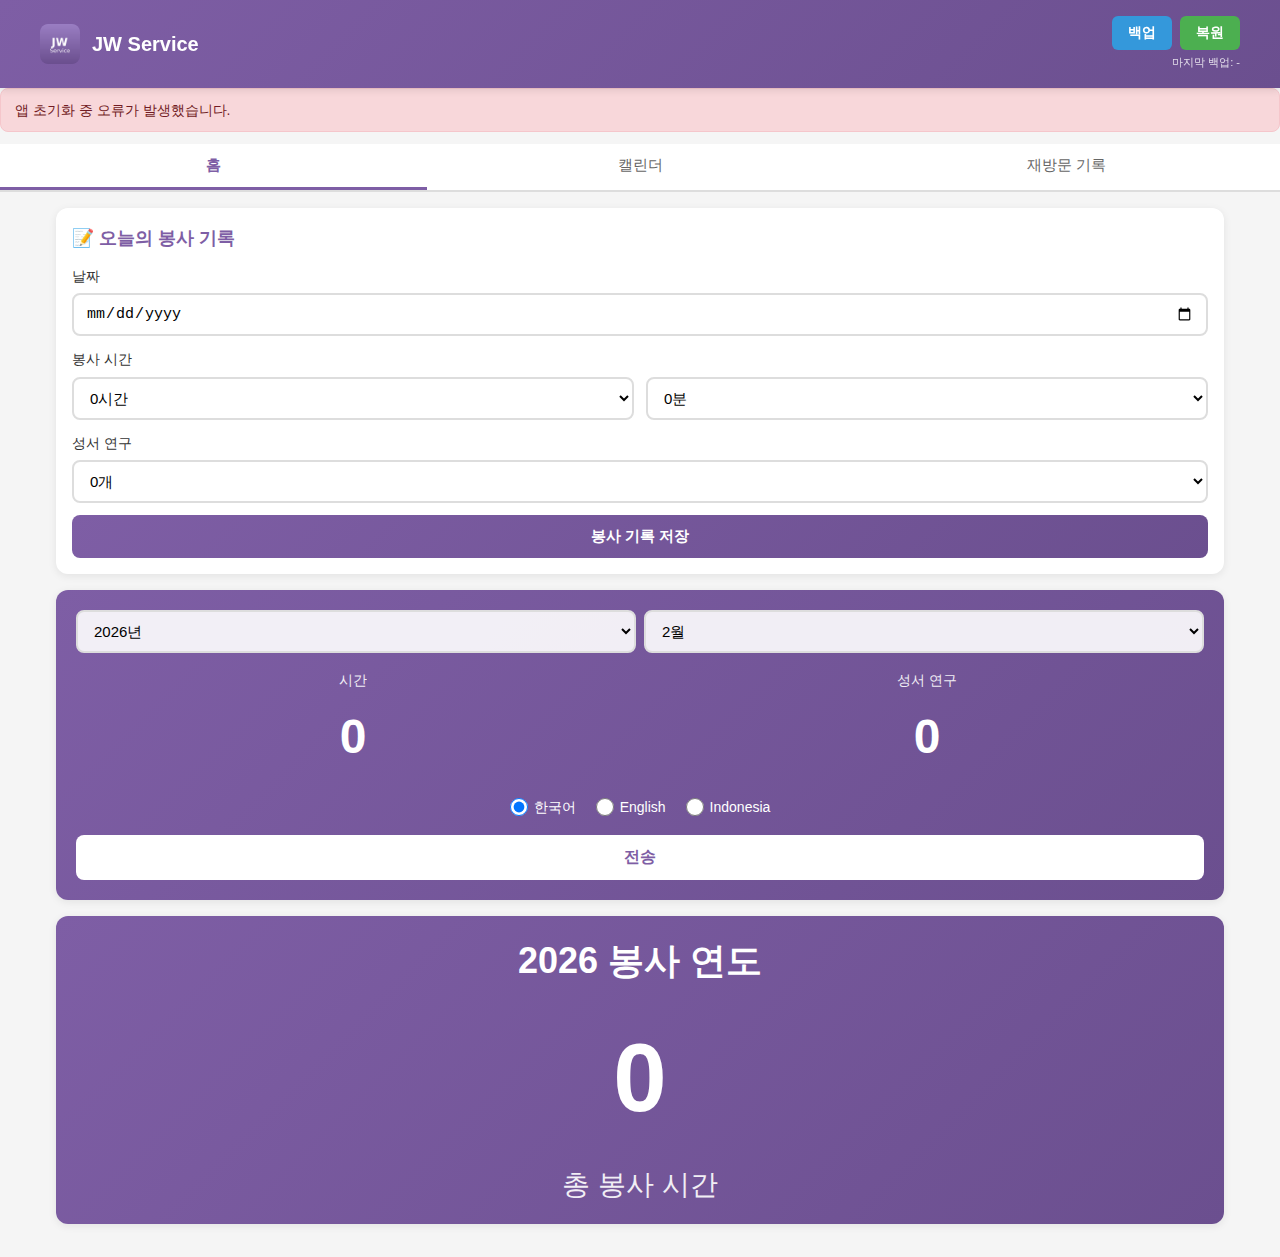
<file: 3index.html>
<!DOCTYPE html>
<html lang="ko">
<head>
  <meta charset="UTF-8">
  <meta name="viewport" content="width=device-width, initial-scale=1.0">
  <title>JW Service - 봉사 기록</title>
  
  <!-- PWA Manifest -->
  <link rel="manifest" href="manifest.json">
  
  <!-- 아이콘 -->
  <link rel="icon" type="image/png" sizes="32x32" href="jw-service-icon-192.png">
  <link rel="apple-touch-icon" sizes="180x180" href="jw-service-icon-512.png">
  
  <!-- 스타일 -->
  <link rel="stylesheet" href="styles.css">
  
  <!-- Google Identity Services만 사용 -->
  <script src="https://accounts.google.com/gsi/client"></script>
  
  <!-- PWA 메타 -->
  <meta name="theme-color" content="#7E5EA5">
  <meta name="apple-mobile-web-app-capable" content="yes">
  <meta name="apple-mobile-web-app-status-bar-style" content="default">
  <meta name="apple-mobile-web-app-title" content="봉사기록">
</head>
<body>
  
  <!-- 헤더 -->
  <header class="header">
    <div class="header-content">
    <img src="jw-service-icon-192.png" alt="JW Service" class="header-icon">
    <h1>JW Service</h1>
    <div style="margin-left: auto; display: flex; flex-direction: column; gap: 4px; align-items: flex-end;">
      <div style="display: flex; gap: 8px;">
        <button id="backup-btn" style="background: #3498db; color: white; border: none; padding: 8px 16px; border-radius: 6px; cursor: pointer; font-size: 14px; font-weight: 600;">백업</button>
        <button id="restore-btn" style="background: #4caf50; color: white; border: none; padding: 8px 16px; border-radius: 6px; cursor: pointer; font-size: 14px; font-weight: 600;">복원</button>
      </div>
      <div id="last-backup-time" style="font-size: 11px; color: white; opacity: 0.8;">마지막 백업: -</div>
    </div>
  </div>
  </header>
  
  <!-- 메시지 영역 -->
  <div id="message" style="display:none;"></div>
  
  <!-- 네비게이션 -->
  <nav class="nav-tabs">
    <button class="nav-tab active" data-tab="home">홈</button>
    <button class="nav-tab" data-tab="calendar">캘린더</button>
    <button class="nav-tab" data-tab="visits">재방문 기록</button>
  </nav>
  
  <!-- 메인 컨텐츠 -->
  <main class="container">
    
    <!-- 홈 탭 -->
    <div id="home-tab" class="tab-content active">
      
      <!-- 오늘의 봉사 기록 -->
      <div class="card">
        <h2 class="card-title">📝 오늘의 봉사 기록</h2>
        
        <div class="form-group">
          <label class="form-label">날짜</label>
          <input type="date" id="service-date" class="form-input">
        </div>
        
        <div class="form-group">
          <label class="form-label">봉사 시간</label>
          <div style="display:flex;gap:12px;">
            <select id="service-hours" class="form-select" style="flex:1;">
              <option value="0">0시간</option>
              <option value="1">1시간</option>
              <option value="2">2시간</option>
              <option value="3">3시간</option>
              <option value="4">4시간</option>
              <option value="5">5시간</option>
              <option value="6">6시간</option>
              <option value="7">7시간</option>
              <option value="8">8시간</option>
              <option value="9">9시간</option>
              <option value="10">10시간</option>
            </select>
            
            <select id="service-minutes" class="form-select" style="flex:1;">
              <option value="0">0분</option>
              <option value="5">5분</option>
              <option value="10">10분</option>
              <option value="15">15분</option>
              <option value="20">20분</option>
              <option value="25">25분</option>
              <option value="30">30분</option>
              <option value="35">35분</option>
              <option value="40">40분</option>
              <option value="45">45분</option>
              <option value="50">50분</option>
              <option value="55">55분</option>
            </select>
          </div>
        </div>
        
        <div class="form-group">
          <label class="form-label">성서 연구</label>
          <select id="service-studies" class="form-select">
            <option value="0">0개</option>
            <option value="1">1개</option>
            <option value="2">2개</option>
            <option value="3">3개</option>
            <option value="4">4개</option>
            <option value="5">5개</option>
          </select>
        </div>
        
        <button id="save-service" class="btn btn-primary btn-block">봉사 기록 저장</button>
      </div>
      
      <!-- 이번 달 통계 -->
      <div class="card" style="background: linear-gradient(135deg, #7E5EA5 0%, #6b4f8f 100%); color: white; padding: 20px;">
        <div style="display: flex; justify-content: space-between; align-items: center; margin-bottom: 16px;">
          <select id="stats-year" class="form-select" style="flex: 1; margin-right: 8px; background: rgba(255,255,255,0.9);">
            <option value="2024">2024년</option>
            <option value="2025">2025년</option>
            <option value="2026" selected>2026년</option>
            <option value="2027">2027년</option>
          </select>
          
          <select id="stats-month" class="form-select" style="flex: 1; background: rgba(255,255,255,0.9);">
            <option value="1">1월</option>
            <option value="2" selected>2월</option>
            <option value="3">3월</option>
            <option value="4">4월</option>
            <option value="5">5월</option>
            <option value="6">6월</option>
            <option value="7">7월</option>
            <option value="8">8월</option>
            <option value="9">9월</option>
            <option value="10">10월</option>
            <option value="11">11월</option>
            <option value="12">12월</option>
          </select>
        </div>
        
        <div style="display: grid; grid-template-columns: 1fr 1fr; gap: 20px; margin-bottom: 20px;">
          <div style="text-align: center;">
            <div style="font-size: 14px; margin-bottom: 8px; opacity: 0.9;">시간</div>
            <div style="font-size: 48px; font-weight: 700;" id="monthly-hours">0</div>
          </div>
          
          <div style="text-align: center;">
            <div style="font-size: 14px; margin-bottom: 8px; opacity: 0.9;">성서 연구</div>
            <div style="font-size: 48px; font-weight: 700;" id="monthly-studies">0</div>
          </div>
        </div>
        
        <div style="margin-bottom: 16px;">
          <div style="display: flex; justify-content: center; gap: 20px; align-items: center;">
            <label style="display: flex; align-items: center; gap: 6px; cursor: pointer;">
              <input type="radio" name="report-lang" value="ko" checked style="width: 18px; height: 18px; cursor: pointer;">
              <span style="font-size: 14px;">한국어</span>
            </label>
            <label style="display: flex; align-items: center; gap: 6px; cursor: pointer;">
              <input type="radio" name="report-lang" value="en" style="width: 18px; height: 18px; cursor: pointer;">
              <span style="font-size: 14px;">English</span>
            </label>
            <label style="display: flex; align-items: center; gap: 6px; cursor: pointer;">
              <input type="radio" name="report-lang" value="id" style="width: 18px; height: 18px; cursor: pointer;">
              <span style="font-size: 14px;">Indonesia</span>
            </label>
          </div>
        </div>
        
        <button id="send-report" class="btn btn-block" style="background: white; color: #7E5EA5; font-weight: 600; font-size: 16px;">전송</button>
      </div>
      
      <!-- 봉사 연도 총계 -->
      <div class="card" style="background: linear-gradient(135deg, #7E5EA5 0%, #6b4f8f 100%); color: white;">
        <h3 style="text-align: center; color: white; margin-bottom: 12px; font-size: 36px;" id="service-year-label">2026 봉사 연도</h3>
        <div style="text-align: center; font-size: 96px; font-weight: 700; color: white;" id="service-year-total">0</div>
        <div style="text-align: center; color: white; opacity: 0.9; margin-top: 8px; font-size: 28px;">총 봉사 시간</div>
      </div>
      
    </div>
    
    <!-- 재방문 탭 -->
    <div id="visits-tab" class="tab-content">
      
      <!-- 재방문 추가 -->
      <div class="card">
        <h2 class="card-title">➕ 재방문 추가</h2>
        
        <div class="form-group">
          <label class="form-label">이름</label>
          <input type="text" id="visit-name" class="form-input" placeholder="이름을 입력하세요">
        </div>
        
        <div class="form-group">
          <label class="form-label">메모</label>
          <textarea id="visit-memo" class="form-textarea" placeholder="메모를 입력하세요"></textarea>
        </div>
        
        <div class="checkbox-group">
          <input type="checkbox" id="visit-bible-study">
          <label for="visit-bible-study">성서 연구</label>
        </div>
        
        <button id="save-visit" class="btn btn-primary btn-block" style="margin-top:20px;">재방문 저장</button>
      </div>
      
      <!-- 재방문 목록 -->
      <div class="card">
        <h2 class="card-title">📋 재방문 목록</h2>
        <div id="visits-list" class="visit-list"></div>
      </div>
      
    </div>
    
    <!-- 캘린더 탭 -->
    <div id="calendar-tab" class="tab-content">
      
      <!-- 달력 -->
      <div class="card" style="padding: 0; overflow: hidden;">
        <div style="background: linear-gradient(135deg, #7E5EA5 0%, #6b4f8f 100%); color: white; padding: 16px; display: flex; justify-content: space-between; align-items: center;">
          <h3 id="calendar-month-year" style="font-size: 20px; font-weight: 600; margin: 0;">2026년 2월</h3>
          <div style="display: flex; gap: 8px;">
            <button id="prev-month" style="background: rgba(255,255,255,0.2); border: none; color: white; padding: 8px 16px; border-radius: 6px; cursor: pointer; font-size: 14px; font-weight: 600;">이전</button>
            <button id="next-month" style="background: rgba(255,255,255,0.2); border: none; color: white; padding: 8px 16px; border-radius: 6px; cursor: pointer; font-size: 14px; font-weight: 600;">다음</button>
          </div>
        </div>
        
        <div style="display: grid; grid-template-columns: repeat(7, 1fr); background: white;">
          <div style="text-align: center; padding: 12px; font-weight: 600; font-size: 14px; color: #e74c3c; border-bottom: 1px solid #eee;">일</div>
          <div style="text-align: center; padding: 12px; font-weight: 600; font-size: 14px; color: #666; border-bottom: 1px solid #eee;">월</div>
          <div style="text-align: center; padding: 12px; font-weight: 600; font-size: 14px; color: #666; border-bottom: 1px solid #eee;">화</div>
          <div style="text-align: center; padding: 12px; font-weight: 600; font-size: 14px; color: #666; border-bottom: 1px solid #eee;">수</div>
          <div style="text-align: center; padding: 12px; font-weight: 600; font-size: 14px; color: #666; border-bottom: 1px solid #eee;">목</div>
          <div style="text-align: center; padding: 12px; font-weight: 600; font-size: 14px; color: #666; border-bottom: 1px solid #eee;">금</div>
          <div style="text-align: center; padding: 12px; font-weight: 600; font-size: 14px; color: #3498db; border-bottom: 1px solid #eee;">토</div>
        </div>
        
        <div id="calendar-days-grid" style="display: grid; grid-template-columns: repeat(7, 1fr); background: white;"></div>
      </div>
      
      <!-- 월별 기록 조회 -->
      <div class="card">
        <h2 class="card-title">📊 월별 기록 조회</h2>
        
        <div class="form-group">
          <label class="form-label">년도</label>
          <select id="view-year" class="form-select">
            <option value="2024">2024년</option>
            <option value="2025">2025년</option>
            <option value="2026" selected>2026년</option>
            <option value="2027">2027년</option>
          </select>
        </div>
        
        <div class="form-group">
          <label class="form-label">월</label>
          <select id="view-month" class="form-select">
            <option value="1">1월</option>
            <option value="2" selected>2월</option>
            <option value="3">3월</option>
            <option value="4">4월</option>
            <option value="5">5월</option>
            <option value="6">6월</option>
            <option value="7">7월</option>
            <option value="8">8월</option>
            <option value="9">9월</option>
            <option value="10">10월</option>
            <option value="11">11월</option>
            <option value="12">12월</option>
          </select>
        </div>
        
        <button id="view-monthly-records" class="btn btn-primary btn-block">월별 요약 보기</button>
      </div>
      
    </div>
    
  </main>
  
  <!-- 스크립트 -->
  <script src="db.js"></script>
  <script src="sync.js"></script>
  <script src="app.js"></script>
  
</body>
</html>
</file>
<file: styles.css>
/* 전역 스타일 */
* {
  margin: 0;
  padding: 0;
  box-sizing: border-box;
}

:root {
  --primary-purple: #7E5EA5;
  --primary-purple-dark: #6b4f8f;
  --bg-light: #f5f5f5;
  --white: #ffffff;
  --text-dark: #333333;
  --text-gray: #666666;
  --border-color: #dddddd;
  --success-green: #4caf50;
  --error-red: #f44336;
}

body {
  font-family: -apple-system, BlinkMacSystemFont, 'Segoe UI', 'Roboto', 'Helvetica', 'Arial', sans-serif;
  background-color: var(--bg-light);
  color: var(--text-dark);
  line-height: 1.6;
  font-size: 16px;
}

/* 헤더 */
.header {
  background: linear-gradient(135deg, var(--primary-purple) 0%, var(--primary-purple-dark) 100%);
  color: var(--white);
  padding: 16px;
  position: sticky;
  top: 0;
  z-index: 100;
  box-shadow: 0 2px 8px rgba(0,0,0,0.1);
}

.header-content {
  display: flex;
  align-items: center;
  gap: 12px;
  max-width: 1200px;
  margin: 0 auto;
}

.header-icon {
  width: 40px;
  height: 40px;
  border-radius: 8px;
}

.header h1 {
  font-size: 20px;
  font-weight: 600;
}

.user-info {
  margin-left: auto;
  font-size: 14px;
  opacity: 0.9;
}

/* 네비게이션 */
.nav-tabs {
  display: flex;
  background: var(--white);
  border-bottom: 2px solid var(--border-color);
  position: sticky;
  top: 72px;
  z-index: 99;
}

.nav-tab {
  flex: 1;
  padding: 12px;
  text-align: center;
  background: none;
  border: none;
  cursor: pointer;
  font-size: 15px;
  font-weight: 500;
  color: var(--text-gray);
  transition: all 0.3s ease;
  border-bottom: 3px solid transparent;
}

.nav-tab.active {
  color: var(--primary-purple);
  border-bottom-color: var(--primary-purple);
  font-weight: 600;
}

/* 컨테이너 */
.container {
  max-width: 1200px;
  margin: 0 auto;
  padding: 16px;
}

.tab-content {
  display: none;
}

.tab-content.active {
  display: block;
}

/* 카드 */
.card {
  background: var(--white);
  border-radius: 12px;
  padding: 16px;
  margin-bottom: 16px;
  box-shadow: 0 2px 8px rgba(0,0,0,0.08);
}

.card-title {
  font-size: 18px;
  font-weight: 600;
  color: var(--primary-purple);
  margin-bottom: 12px;
}

/* 폼 */
.form-group {
  margin-bottom: 12px;
}

.form-label {
  display: block;
  margin-bottom: 6px;
  font-weight: 500;
  color: var(--text-dark);
  font-size: 14px;
}

.form-input,
.form-select,
.form-textarea {
  width: 100%;
  padding: 10px 12px;
  border: 2px solid var(--border-color);
  border-radius: 8px;
  font-size: 15px;
  transition: all 0.3s ease;
  background-color: var(--white);
}

.form-input:focus,
.form-select:focus,
.form-textarea:focus {
  outline: none;
  border-color: var(--primary-purple);
}

.form-textarea {
  min-height: 80px;
  resize: vertical;
  font-family: inherit;
}

/* 버튼 */
.btn {
  padding: 12px 20px;
  border: none;
  border-radius: 8px;
  font-size: 15px;
  font-weight: 600;
  cursor: pointer;
  transition: all 0.3s ease;
  display: inline-block;
  text-align: center;
}

.btn-primary {
  background: linear-gradient(135deg, var(--primary-purple) 0%, var(--primary-purple-dark) 100%);
  color: var(--white);
}

.btn-primary:hover {
  transform: translateY(-2px);
  box-shadow: 0 4px 12px rgba(126, 94, 165, 0.3);
}

.btn-secondary {
  background: var(--white);
  color: var(--text-gray);
  border: 2px solid var(--border-color);
  padding: 6px 12px;
  font-size: 13px;
}

.btn-danger {
  background: var(--error-red);
  color: var(--white);
}

.btn-success {
  background: var(--success-green);
  color: var(--white);
}

.btn-block {
  width: 100%;
}

/* 통계 */
.stats-grid {
  display: grid;
  grid-template-columns: 1fr 1fr;
  gap: 12px;
  margin-bottom: 12px;
}

.stat-card {
  text-align: center;
  padding: 16px;
  background: linear-gradient(135deg, #f8f9fa 0%, #e9ecef 100%);
  border-radius: 12px;
}

.stat-label {
  font-size: 13px;
  opacity: 0.9;
  margin-bottom: 4px;
}

.stat-value {
  font-size: 36px;
  font-weight: 700;
  color: var(--primary-purple);
}

/* 메시지 */
.message {
  padding: 10px 14px;
  border-radius: 8px;
  margin-bottom: 12px;
  font-size: 14px;
  animation: slideIn 0.3s ease;
}

.message-success {
  background-color: #d4edda;
  color: #155724;
  border: 1px solid #c3e6cb;
}

.message-error {
  background-color: #f8d7da;
  color: #721c24;
  border: 1px solid #f5c6cb;
}

/* 모달 */
.modal {
  display: none;
  position: fixed;
  top: 0;
  left: 0;
  width: 100%;
  height: 100%;
  background: rgba(0,0,0,0.5);
  z-index: 1000;
  justify-content: center;
  align-items: center;
}

.modal.active {
  display: flex;
}

.modal-content {
  background: var(--white);
  border-radius: 12px;
  padding: 20px;
  max-width: 90%;
  max-height: 90%;
  overflow-y: auto;
}

.modal-header {
  display: flex;
  justify-content: space-between;
  align-items: center;
  margin-bottom: 16px;
}

.modal-title {
  font-size: 18px;
  font-weight: 600;
  color: var(--primary-purple);
}

.modal-close {
  background: none;
  border: none;
  font-size: 24px;
  cursor: pointer;
  color: var(--text-gray);
}

.modal-actions {
  display: flex;
  gap: 8px;
  margin-top: 16px;
}

/* 재방문 리스트 */
.visit-list {
  display: flex;
  flex-direction: column;
  gap: 10px;
}

.visit-item {
  padding: 12px;
  background: var(--white);
  border: 2px solid var(--border-color);
  border-left: 4px solid var(--primary-purple);
  border-radius: 8px;
  display: flex;
  justify-content: space-between;
  align-items: center;
}

.visit-name {
  font-weight: 600;
  font-size: 16px;
}

.visit-memo {
  color: var(--text-gray);
  font-size: 14px;
  margin-top: 4px;
}

.visit-actions {
  display: flex;
  gap: 6px;
}

/* 동기화 버튼들 */
.sync-section {
  display: flex;
  gap: 10px;
  margin-bottom: 12px;
}

.sync-status {
  font-size: 13px;
  color: var(--text-gray);
  text-align: center;
  padding: 10px;
}

/* 체크박스 */
.checkbox-group {
  display: flex;
  align-items: center;
  gap: 8px;
  margin-top: 10px;
}

.checkbox-group input[type="checkbox"] {
  width: 20px;
  height: 20px;
  cursor: pointer;
  accent-color: var(--primary-purple);
}

.checkbox-group label {
  font-size: 14px;
  cursor: pointer;
}

/* 캘린더 스타일 */
.calendar-container {
  background: var(--white);
  border-radius: 12px;
  overflow: hidden;
}

.calendar-header {
  display: flex;
  justify-content: space-between;
  align-items: center;
  padding: 16px;
  background: linear-gradient(135deg, var(--primary-purple) 0%, var(--primary-purple-dark) 100%);
  color: var(--white);
}

.calendar-header h3 {
  font-size: 18px;
  font-weight: 600;
}

.calendar-nav {
  display: flex;
  gap: 12px;
}

.calendar-nav button {
  background: rgba(255,255,255,0.2);
  border: none;
  color: var(--white);
  padding: 8px 16px;
  border-radius: 6px;
  cursor: pointer;
  font-size: 14px;
  font-weight: 600;
}

.calendar-grid {
  display: grid;
  grid-template-columns: repeat(7, 1fr);
  gap: 1px;
  background: var(--border-color);
  border: 1px solid var(--border-color);
}

.calendar-day-header {
  text-align: center;
  padding: 10px;
  background: #f8f9fa;
  font-weight: 600;
  font-size: 13px;
  color: var(--text-gray);
}

.calendar-day {
  aspect-ratio: 1;
  padding: 8px;
  background: var(--white);
  cursor: pointer;
  transition: background 0.2s;
  position: relative;
  font-size: 14px;
}

.calendar-day:hover {
  background: #f8f9fa;
}

.calendar-day.other-month {
  color: #ccc;
  background: #fafafa;
}

.calendar-day.today {
  background: #e3f2fd;
  font-weight: 700;
}

.calendar-day.has-record {
  background: #f3e5f5;
}

.calendar-day-number {
  font-size: 14px;
  margin-bottom: 4px;
}

.calendar-day-hours {
  font-size: 11px;
  color: var(--primary-purple);
  font-weight: 600;
}

/* 로딩 스피너 */
.spinner {
  border: 3px solid #f3f3f3;
  border-top: 3px solid var(--primary-purple);
  border-radius: 50%;
  width: 30px;
  height: 30px;
  animation: spin 1s linear infinite;
  margin: 16px auto;
}

@keyframes spin {
  0% { transform: rotate(0deg); }
  100% { transform: rotate(360deg); }
}

@keyframes slideIn {
  from {
    opacity: 0;
    transform: translateY(-10px);
  }
  to {
    opacity: 1;
    transform: translateY(0);
  }
}

/* 반응형 */
@media (max-width: 768px) {
  .stats-grid {
    grid-template-columns: 1fr;
  }
  
  .sync-section {
    flex-direction: column;
  }
}
</file>
